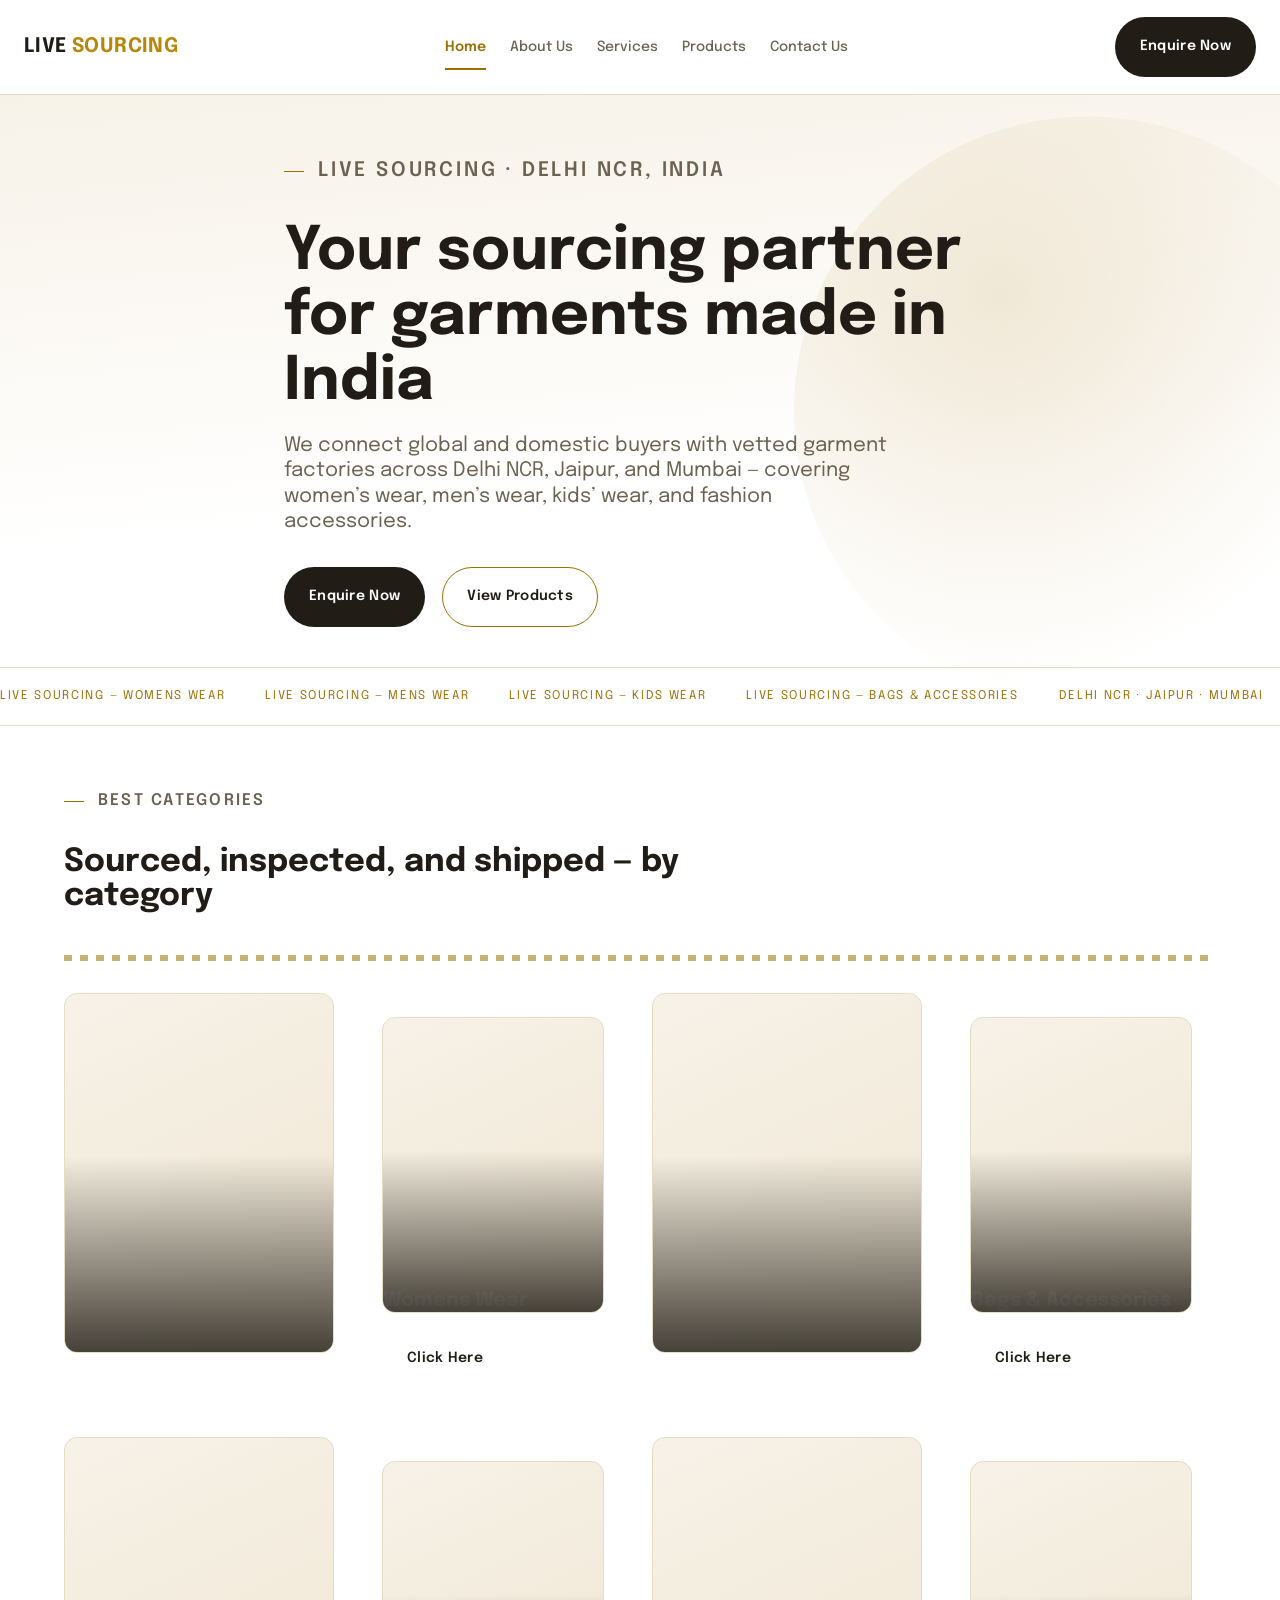
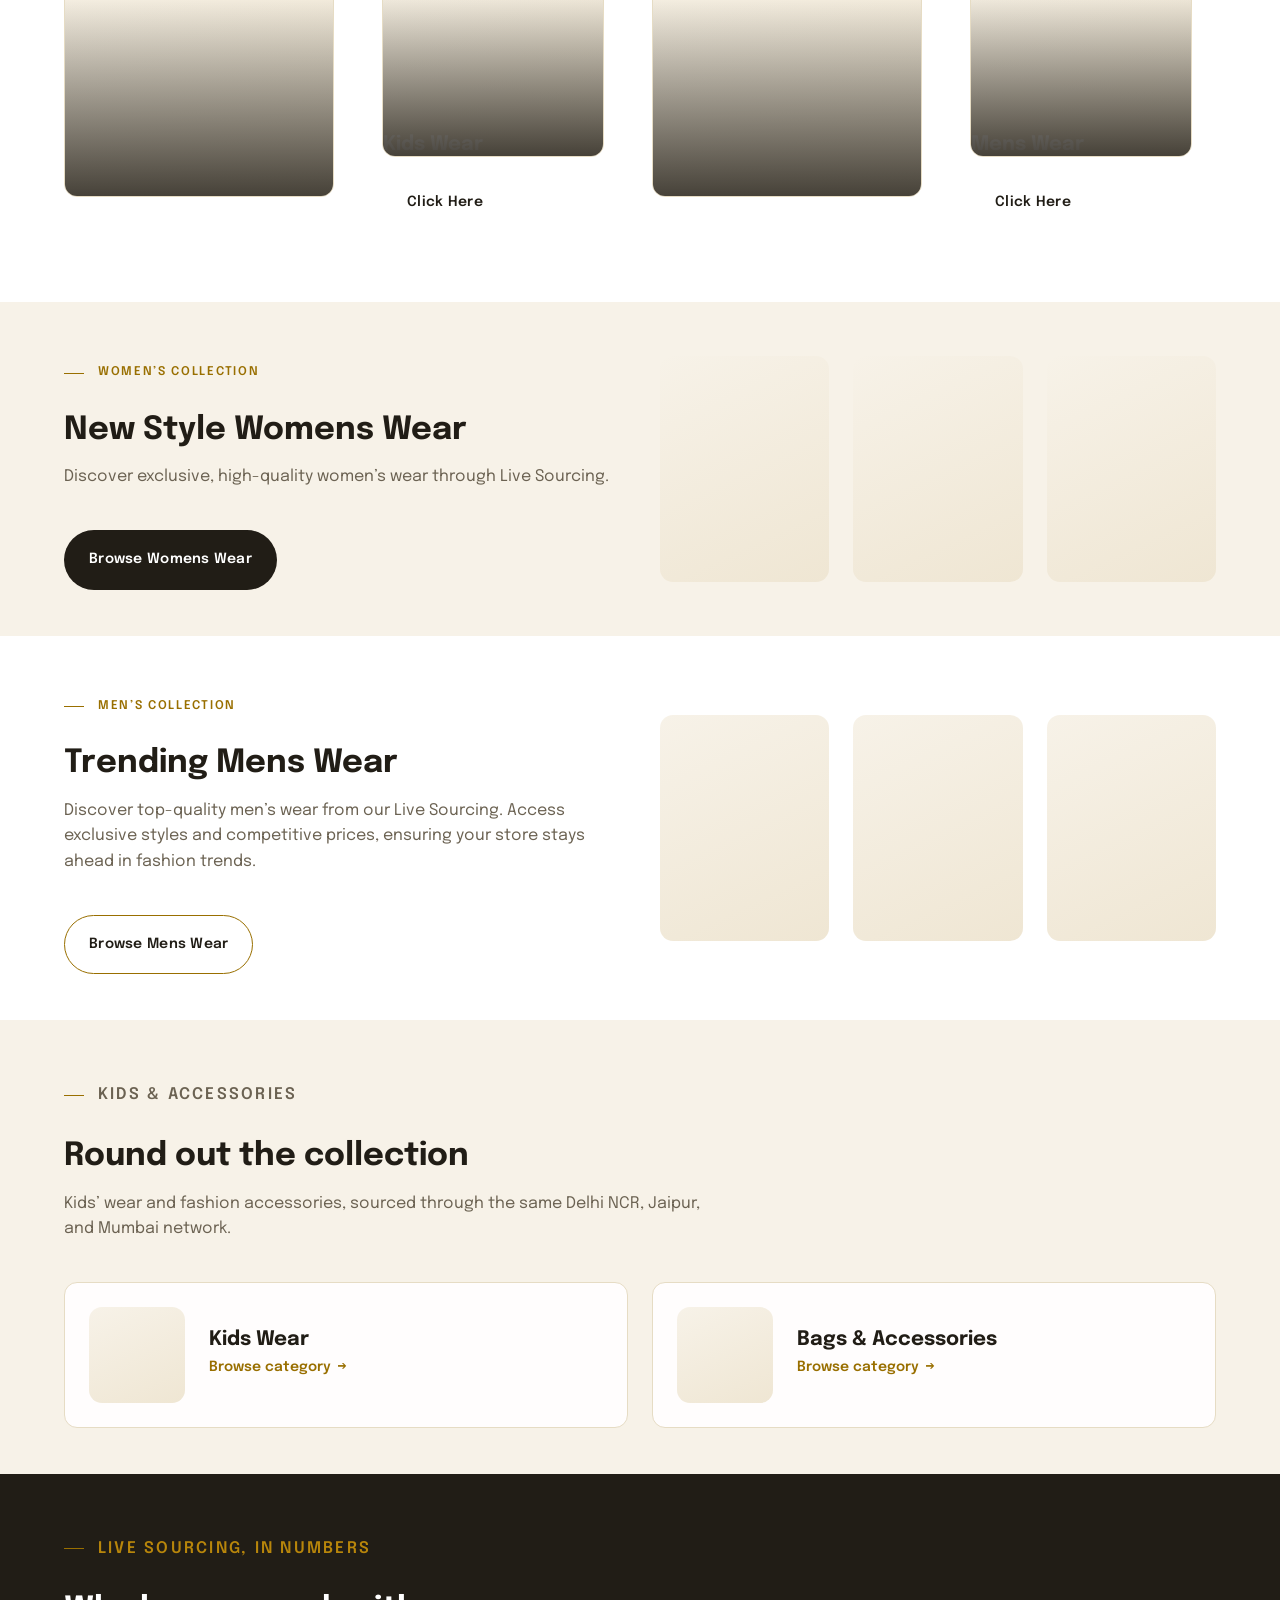
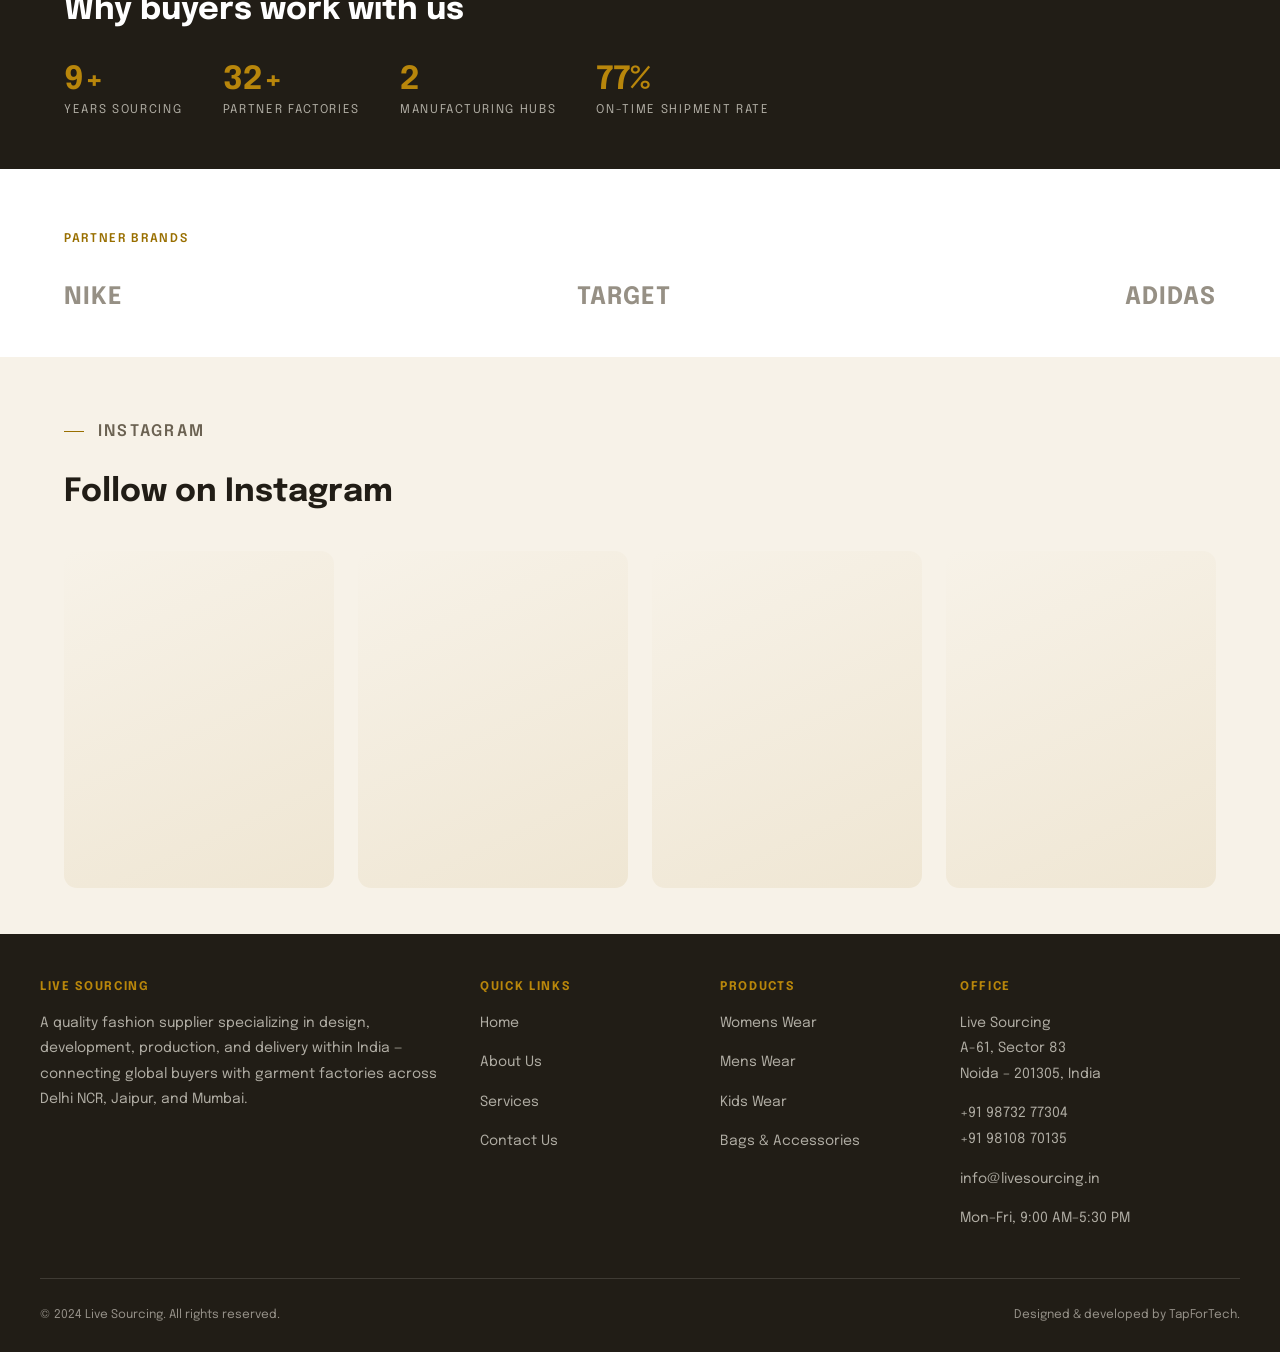
<file: index.html>
<!DOCTYPE html>
<html lang="en">
<head>
<meta charset="UTF-8">
<meta name="viewport" content="width=device-width, initial-scale=1.0">
<title>Home | Live Sourcing</title>
<meta name="description" content="Live Sourcing is a Delhi NCR-based garment and fashion accessories supplier offering end-to-end sourcing, manufacturing, and quality inspection across India.">
<link rel="preconnect" href="https://fonts.googleapis.com">
<link href="https://fonts.googleapis.com/css2?family=Epilogue:wght@400;500;600;700&display=swap" rel="stylesheet">
<link rel="stylesheet" href="styles.css">
</head>
<body>
  <a class="skip-link" href="#main">Skip to content</a>
  <header class="site-header">
    <div class="site-header__bar">
      <a class="brand" href="index.html">LIVE<span> SOURCING</span></a>
      <button class="nav-toggle" type="button" aria-expanded="false" aria-controls="primary-nav">Menu ☰</button>
      <nav class="primary-nav" id="primary-nav" aria-label="Primary">
        <ul class="primary-nav__list">
          <li><a class="primary-nav__link" href="index.html" aria-current="page">Home</a></li>
          <li><a class="primary-nav__link" href="about.html">About Us</a></li>
          <li><a class="primary-nav__link" href="services.html">Services</a></li>
          <li><a class="primary-nav__link" href="products.html">Products</a></li>
          <li><a class="primary-nav__link" href="contact.html">Contact Us</a></li>
        </ul>
      </nav>
      <a class="btn btn--primary header-cta" href="contact.html">Enquire Now</a>
    </div>
  </header>

<main id="main">

  <section class="hero">
    <div class="hero__motif" aria-hidden="true"></div>
    <div class="container hero__inner">
      <p class="eyebrow">Live Sourcing &middot; Delhi NCR, India</p>
      <h1>Your sourcing partner for garments made in India</h1>
      <p>We connect global and domestic buyers with vetted garment factories across Delhi&nbsp;NCR, Jaipur, and Mumbai &mdash; covering women&rsquo;s wear, men&rsquo;s wear, kids&rsquo; wear, and fashion accessories.</p>
      <div class="hero__actions">
        <a class="btn btn--primary" href="contact.html">Enquire Now</a>
        <a class="btn btn--secondary" href="products.html">View Products</a>
      </div>
    </div>
    <div class="hero__ticker" aria-hidden="true">
      <div class="hero__ticker-track">
        <span>Live Sourcing &mdash; Womens Wear</span>
        <span>Live Sourcing &mdash; Mens Wear</span>
        <span>Live Sourcing &mdash; Kids Wear</span>
        <span>Live Sourcing &mdash; Bags &amp; Accessories</span>
        <span>Delhi NCR &middot; Jaipur &middot; Mumbai</span>
        <span>Live Sourcing &mdash; Womens Wear</span>
        <span>Live Sourcing &mdash; Mens Wear</span>
        <span>Live Sourcing &mdash; Kids Wear</span>
        <span>Live Sourcing &mdash; Bags &amp; Accessories</span>
        <span>Delhi NCR &middot; Jaipur &middot; Mumbai</span>
      </div>
    </div>
  </section>

  <section class="section" data-reveal>
    <div class="container">
      <div class="section-head">
        <p class="eyebrow">Best Categories</p>
        <h2>Sourced, inspected, and shipped &mdash; by category</h2>
      </div>
      <div class="selvage" aria-hidden="true" style="margin-bottom: var(--space-5);"></div>
      <div class="grid">
        <a class="tile" href="products.html#womens"><div class="tile__content"><h3>Womens Wear</h3><a class="btn btn--on-dark" href="products.html#womens" style="background:#fff;color:var(--color-text-primary);">Click Here</a></div></a>
        <a class="tile" href="products.html#accessories"><div class="tile__content"><h3>Bags &amp; Accessories</h3><a class="btn btn--on-dark" href="products.html#accessories" style="background:#fff;color:var(--color-text-primary);">Click Here</a></div></a>
        <a class="tile" href="products.html#kids"><div class="tile__content"><h3>Kids Wear</h3><a class="btn btn--on-dark" href="products.html#kids" style="background:#fff;color:var(--color-text-primary);">Click Here</a></div></a>
        <a class="tile" href="products.html#mens"><div class="tile__content"><h3>Mens Wear</h3><a class="btn btn--on-dark" href="products.html#mens" style="background:#fff;color:var(--color-text-primary);">Click Here</a></div></a>
      </div>
    </div>
  </section>

  <section class="section section--cream" data-reveal>
    <div class="container">
      <div class="grid--2" style="display:grid;gap:var(--space-6);align-items:center;">
        <div>
          <p class="eyebrow">Women&rsquo;s Collection</p>
          <h2 style="font-size:var(--font-size-2xl);margin-top:var(--space-2);">New Style Womens Wear</h2>
          <p style="margin-top:var(--space-2);color:var(--color-text-muted);">Discover exclusive, high-quality women&rsquo;s wear through Live Sourcing.</p>
          <a class="btn btn--primary" style="margin-top:var(--space-4);" href="products.html#womens">Browse Womens Wear</a>
        </div>
        <div class="grid grid--3" style="grid-template-columns:repeat(3,1fr);">
          <div class="card__media" style="aspect-ratio:3/4;border-radius:var(--radius-xs);"></div>
          <div class="card__media" style="aspect-ratio:3/4;border-radius:var(--radius-xs);"></div>
          <div class="card__media" style="aspect-ratio:3/4;border-radius:var(--radius-xs);"></div>
        </div>
      </div>
    </div>
  </section>

  <section class="section" data-reveal>
    <div class="container">
      <div class="grid--2" style="display:grid;gap:var(--space-6);align-items:center;">
        <div class="grid grid--3" style="grid-template-columns:repeat(3,1fr);order:2;">
          <div class="card__media" style="aspect-ratio:3/4;border-radius:var(--radius-xs);"></div>
          <div class="card__media" style="aspect-ratio:3/4;border-radius:var(--radius-xs);"></div>
          <div class="card__media" style="aspect-ratio:3/4;border-radius:var(--radius-xs);"></div>
        </div>
        <div style="order:1;">
          <p class="eyebrow">Men&rsquo;s Collection</p>
          <h2 style="font-size:var(--font-size-2xl);margin-top:var(--space-2);">Trending Mens Wear</h2>
          <p style="margin-top:var(--space-2);color:var(--color-text-muted);">Discover top-quality men&rsquo;s wear from our Live Sourcing. Access exclusive styles and competitive prices, ensuring your store stays ahead in fashion trends.</p>
          <a class="btn btn--secondary" style="margin-top:var(--space-4);" href="products.html#mens">Browse Mens Wear</a>
        </div>
      </div>
    </div>
  </section>

  <section class="section section--cream" data-reveal>
    <div class="container">
      <div class="section-head">
        <p class="eyebrow">Kids &amp; Accessories</p>
        <h2>Round out the collection</h2>
        <p>Kids&rsquo; wear and fashion accessories, sourced through the same Delhi&nbsp;NCR, Jaipur, and Mumbai network.</p>
      </div>
      <div class="grid--2" style="display:grid;gap:var(--space-4);">
        <a class="card" href="products.html#kids" style="display:flex;align-items:center;gap:var(--space-4);padding:var(--space-4);">
          <div class="card__media" style="width:96px;height:96px;aspect-ratio:auto;border-radius:var(--radius-xs);flex-shrink:0;"></div>
          <div><h3 class="card__title" style="margin-bottom:4px;">Kids Wear</h3><span class="card__link">Browse category</span></div>
        </a>
        <a class="card" href="products.html#accessories" style="display:flex;align-items:center;gap:var(--space-4);padding:var(--space-4);">
          <div class="card__media" style="width:96px;height:96px;aspect-ratio:auto;border-radius:var(--radius-xs);flex-shrink:0;"></div>
          <div><h3 class="card__title" style="margin-bottom:4px;">Bags &amp; Accessories</h3><span class="card__link">Browse category</span></div>
        </a>
      </div>
    </div>
  </section>

  <section class="section section--dark" data-reveal>
    <div class="container">
      <div class="section-head">
        <p class="eyebrow" style="color:var(--color-text-inverse);">Live Sourcing, in numbers</p>
        <h2>Why buyers work with us</h2>
      </div>
      <div class="stats">
        <div class="stat"><div class="stat__value"><span data-counter="12" data-counter-suffix="+">0</span></div><div class="stat__label">Years sourcing</div></div>
        <div class="stat"><div class="stat__value"><span data-counter="40" data-counter-suffix="+">0</span></div><div class="stat__label">Partner factories</div></div>
        <div class="stat"><div class="stat__value"><span data-counter="3" data-counter-suffix="">0</span></div><div class="stat__label">Manufacturing hubs</div></div>
        <div class="stat"><div class="stat__value"><span data-counter="98" data-counter-suffix="%">0</span></div><div class="stat__label">On-time shipment rate</div></div>
      </div>
    </div>
  </section>

  <section class="section" data-reveal>
    <div class="container">
      <p class="eyebrow" style="margin-bottom:var(--space-5);display:block;">Partner Brands</p>
      <div class="logo-strip">
        <span>NIKE</span>
        <span>TARGET</span>
        <span>ADIDAS</span>
      </div>
    </div>
  </section>

  <section class="section section--cream" data-reveal>
    <div class="container">
      <div class="section-head">
        <p class="eyebrow">Instagram</p>
        <h2>Follow on Instagram</h2>
      </div>
      <div class="grid">
        <div class="card__media" style="border-radius:var(--radius-xs);"></div>
        <div class="card__media" style="border-radius:var(--radius-xs);"></div>
        <div class="card__media" style="border-radius:var(--radius-xs);"></div>
        <div class="card__media" style="border-radius:var(--radius-xs);"></div>
      </div>
    </div>
  </section>

</main>
  <footer class="site-footer">
    <div class="container footer-grid">
      <div>
        <h4>Live Sourcing</h4>
        <p>A quality fashion supplier specializing in design, development, production, and delivery within India &mdash; connecting global buyers with garment factories across Delhi&nbsp;NCR, Jaipur, and Mumbai.</p>
      </div>
      <div>
        <h4>Quick Links</h4>
        <ul>
          <li><a href="index.html">Home</a></li>
          <li><a href="about.html">About Us</a></li>
          <li><a href="services.html">Services</a></li>
          <li><a href="contact.html">Contact Us</a></li>
        </ul>
      </div>
      <div>
        <h4>Products</h4>
        <ul>
          <li><a href="products.html#womens">Womens Wear</a></li>
          <li><a href="products.html#mens">Mens Wear</a></li>
          <li><a href="products.html#kids">Kids Wear</a></li>
          <li><a href="products.html#accessories">Bags &amp; Accessories</a></li>
        </ul>
      </div>
      <div>
        <h4>Office</h4>
        <p>Live Sourcing<br>A-61, Sector 83<br>Noida &ndash; 201305, India</p>
        <p><a href="tel:+919873277304">+91 98732 77304</a><br><a href="tel:+919810870135">+91 98108 70135</a></p>
        <p><a href="mailto:info@livesourcing.in">info@livesourcing.in</a></p>
        <p>Mon&ndash;Fri, 9:00 AM&ndash;5:30 PM</p>
      </div>
    </div>
    <div class="container footer-bottom">
      <span>&copy; 2024 Live Sourcing. All rights reserved.</span>
      <span>Designed &amp; developed by TapForTech.</span>
    </div>
  </footer>
  <button class="back-to-top" type="button" aria-label="Back to top">&uarr;</button>

<script src="script.js"></script>
</body>
</html>
</file>
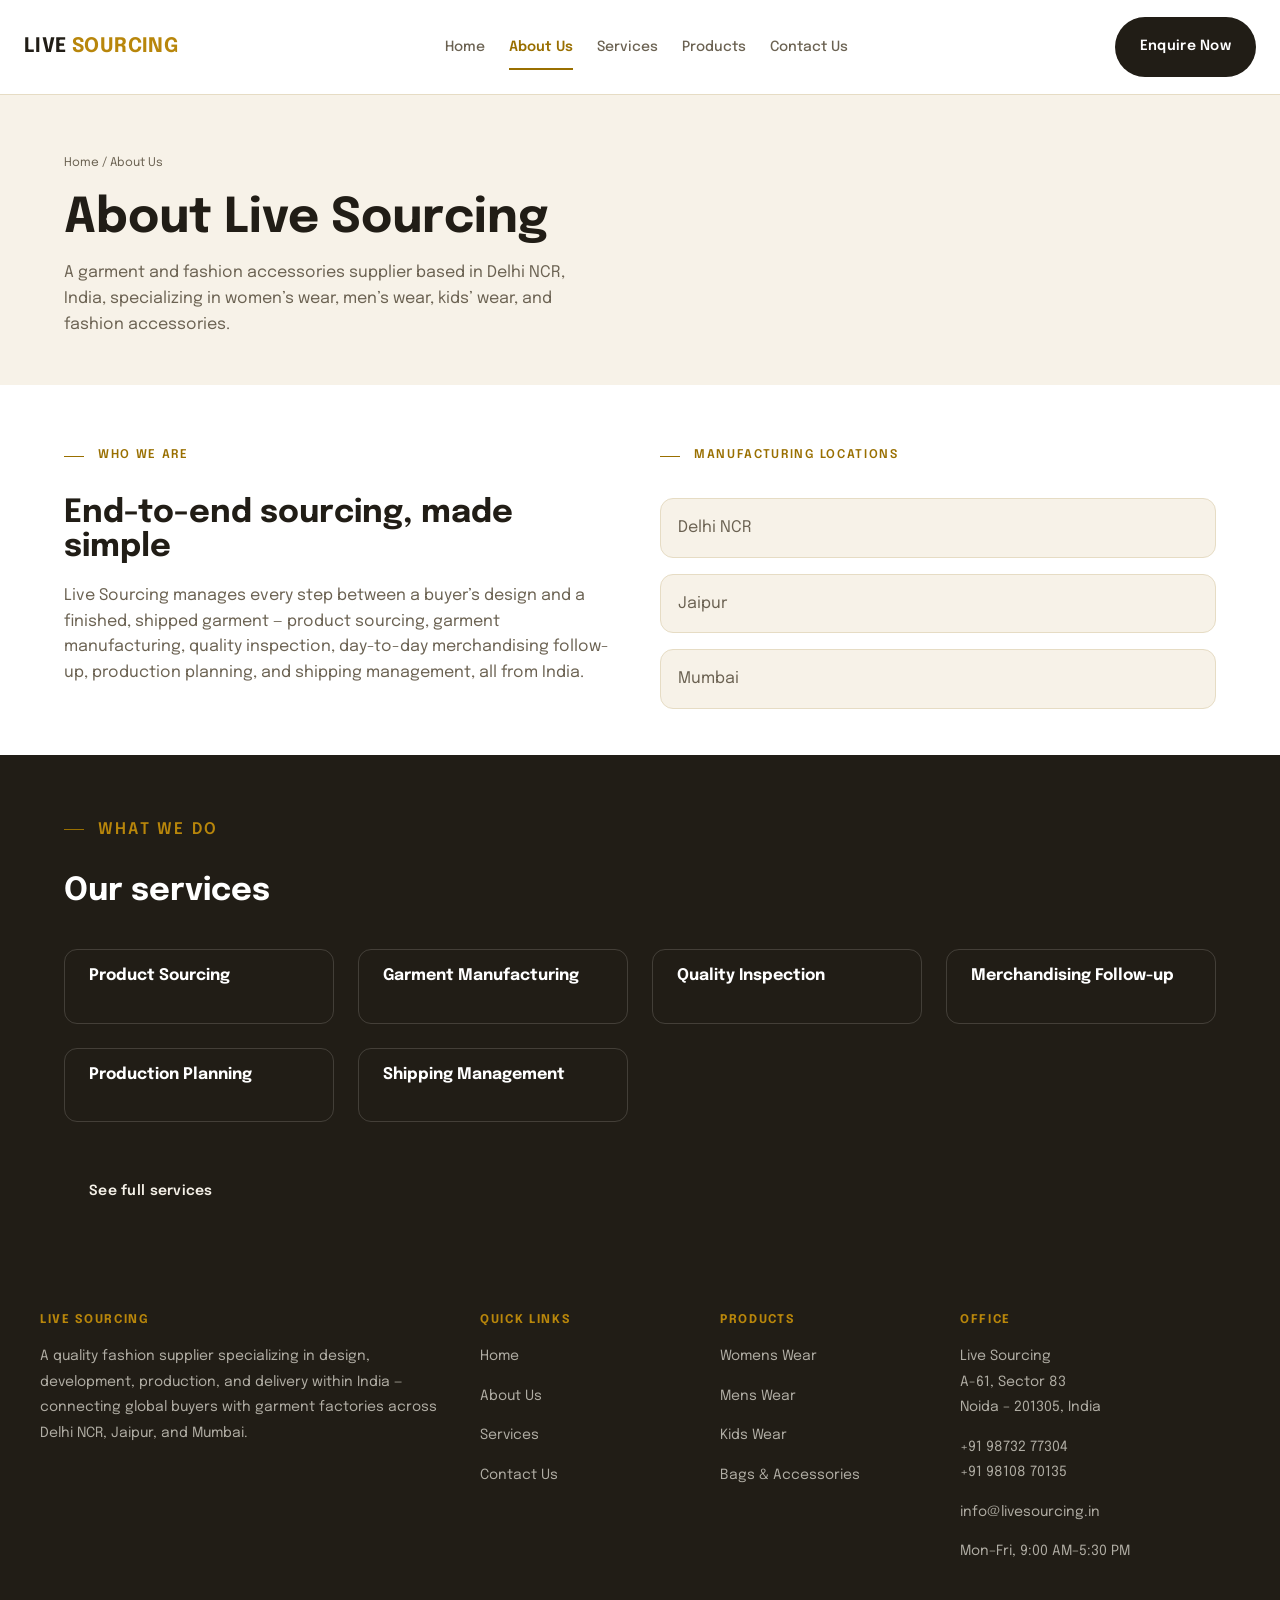
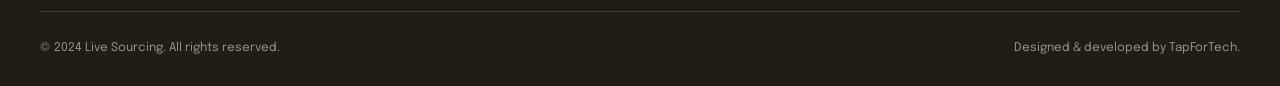
<file: about.html>
<!DOCTYPE html>
<html lang="en">
<head>
<meta charset="UTF-8">
<meta name="viewport" content="width=device-width, initial-scale=1.0">
<title>About Us | Live Sourcing</title>
<meta name="description" content="Live Sourcing is a garment and fashion accessories supplier based in Delhi NCR, India, offering sourcing, manufacturing, quality inspection, and shipping management.">
<link rel="preconnect" href="https://fonts.googleapis.com">
<link href="https://fonts.googleapis.com/css2?family=Epilogue:wght@400;500;600;700&display=swap" rel="stylesheet">
<link rel="stylesheet" href="styles.css">
</head>
<body>
  <a class="skip-link" href="#main">Skip to content</a>
  <header class="site-header">
    <div class="site-header__bar">
      <a class="brand" href="index.html">LIVE<span> SOURCING</span></a>
      <button class="nav-toggle" type="button" aria-expanded="false" aria-controls="primary-nav">Menu ☰</button>
      <nav class="primary-nav" id="primary-nav" aria-label="Primary">
        <ul class="primary-nav__list">
          <li><a class="primary-nav__link" href="index.html">Home</a></li>
          <li><a class="primary-nav__link" href="about.html" aria-current="page">About Us</a></li>
          <li><a class="primary-nav__link" href="services.html">Services</a></li>
          <li><a class="primary-nav__link" href="products.html">Products</a></li>
          <li><a class="primary-nav__link" href="contact.html">Contact Us</a></li>
        </ul>
      </nav>
      <a class="btn btn--primary header-cta" href="contact.html">Enquire Now</a>
    </div>
  </header>

<main id="main">

  <section class="page-intro">
    <div class="container">
      <p class="breadcrumb"><a href="index.html">Home</a> / About Us</p>
      <h1>About Live Sourcing</h1>
      <p>A garment and fashion accessories supplier based in Delhi&nbsp;NCR, India, specializing in women&rsquo;s wear, men&rsquo;s wear, kids&rsquo; wear, and fashion accessories.</p>
    </div>
  </section>

  <section class="section" data-reveal>
    <div class="container">
      <div class="grid--2" style="display:grid;gap:var(--space-6);align-items:start;">
        <div>
          <p class="eyebrow">Who we are</p>
          <h2 style="font-size:var(--font-size-2xl);margin-top:var(--space-2);">End-to-end sourcing, made simple</h2>
          <p style="margin-top:var(--space-3);color:var(--color-text-muted);">Live Sourcing manages every step between a buyer&rsquo;s design and a finished, shipped garment &mdash; product sourcing, garment manufacturing, quality inspection, day-to-day merchandising follow-up, production planning, and shipping management, all from India.</p>
        </div>
        <div>
          <p class="eyebrow">Manufacturing locations</p>
          <ul style="margin-top:var(--space-3);display:flex;flex-direction:column;gap:var(--space-2);">
            <li style="padding:var(--space-2) var(--space-3);border:1px solid var(--color-border-subtle);border-radius:var(--radius-xs);background:var(--color-cream);">Delhi NCR</li>
            <li style="padding:var(--space-2) var(--space-3);border:1px solid var(--color-border-subtle);border-radius:var(--radius-xs);background:var(--color-cream);">Jaipur</li>
            <li style="padding:var(--space-2) var(--space-3);border:1px solid var(--color-border-subtle);border-radius:var(--radius-xs);background:var(--color-cream);">Mumbai</li>
          </ul>
        </div>
      </div>
    </div>
  </section>

  <section class="section section--dark" data-reveal>
    <div class="container">
      <div class="section-head">
        <p class="eyebrow" style="color:var(--color-text-inverse);">What we do</p>
        <h2>Our services</h2>
      </div>
      <div class="grid">
        <div class="card" style="background:transparent;border-color:rgba(245,241,232,0.16);"><div class="card__body"><h3 class="card__title" style="font-size:var(--font-size-md);color:#fff;">Product Sourcing</h3></div></div>
        <div class="card" style="background:transparent;border-color:rgba(245,241,232,0.16);"><div class="card__body"><h3 class="card__title" style="font-size:var(--font-size-md);color:#fff;">Garment Manufacturing</h3></div></div>
        <div class="card" style="background:transparent;border-color:rgba(245,241,232,0.16);"><div class="card__body"><h3 class="card__title" style="font-size:var(--font-size-md);color:#fff;">Quality Inspection</h3></div></div>
        <div class="card" style="background:transparent;border-color:rgba(245,241,232,0.16);"><div class="card__body"><h3 class="card__title" style="font-size:var(--font-size-md);color:#fff;">Merchandising Follow-up</h3></div></div>
        <div class="card" style="background:transparent;border-color:rgba(245,241,232,0.16);"><div class="card__body"><h3 class="card__title" style="font-size:var(--font-size-md);color:#fff;">Production Planning</h3></div></div>
        <div class="card" style="background:transparent;border-color:rgba(245,241,232,0.16);"><div class="card__body"><h3 class="card__title" style="font-size:var(--font-size-md);color:#fff;">Shipping Management</h3></div></div>
      </div>
      <a class="btn btn--on-dark" style="margin-top:var(--space-6);" href="services.html">See full services</a>
    </div>
  </section>

</main>
  <footer class="site-footer">
    <div class="container footer-grid">
      <div>
        <h4>Live Sourcing</h4>
        <p>A quality fashion supplier specializing in design, development, production, and delivery within India &mdash; connecting global buyers with garment factories across Delhi&nbsp;NCR, Jaipur, and Mumbai.</p>
      </div>
      <div>
        <h4>Quick Links</h4>
        <ul>
          <li><a href="index.html">Home</a></li>
          <li><a href="about.html">About Us</a></li>
          <li><a href="services.html">Services</a></li>
          <li><a href="contact.html">Contact Us</a></li>
        </ul>
      </div>
      <div>
        <h4>Products</h4>
        <ul>
          <li><a href="products.html#womens">Womens Wear</a></li>
          <li><a href="products.html#mens">Mens Wear</a></li>
          <li><a href="products.html#kids">Kids Wear</a></li>
          <li><a href="products.html#accessories">Bags &amp; Accessories</a></li>
        </ul>
      </div>
      <div>
        <h4>Office</h4>
        <p>Live Sourcing<br>A-61, Sector 83<br>Noida &ndash; 201305, India</p>
        <p><a href="tel:+919873277304">+91 98732 77304</a><br><a href="tel:+919810870135">+91 98108 70135</a></p>
        <p><a href="mailto:info@livesourcing.in">info@livesourcing.in</a></p>
        <p>Mon&ndash;Fri, 9:00 AM&ndash;5:30 PM</p>
      </div>
    </div>
    <div class="container footer-bottom">
      <span>&copy; 2024 Live Sourcing. All rights reserved.</span>
      <span>Designed &amp; developed by TapForTech.</span>
    </div>
  </footer>
  <button class="back-to-top" type="button" aria-label="Back to top">&uarr;</button>

<script src="script.js"></script>
</body>
</html>
</file>
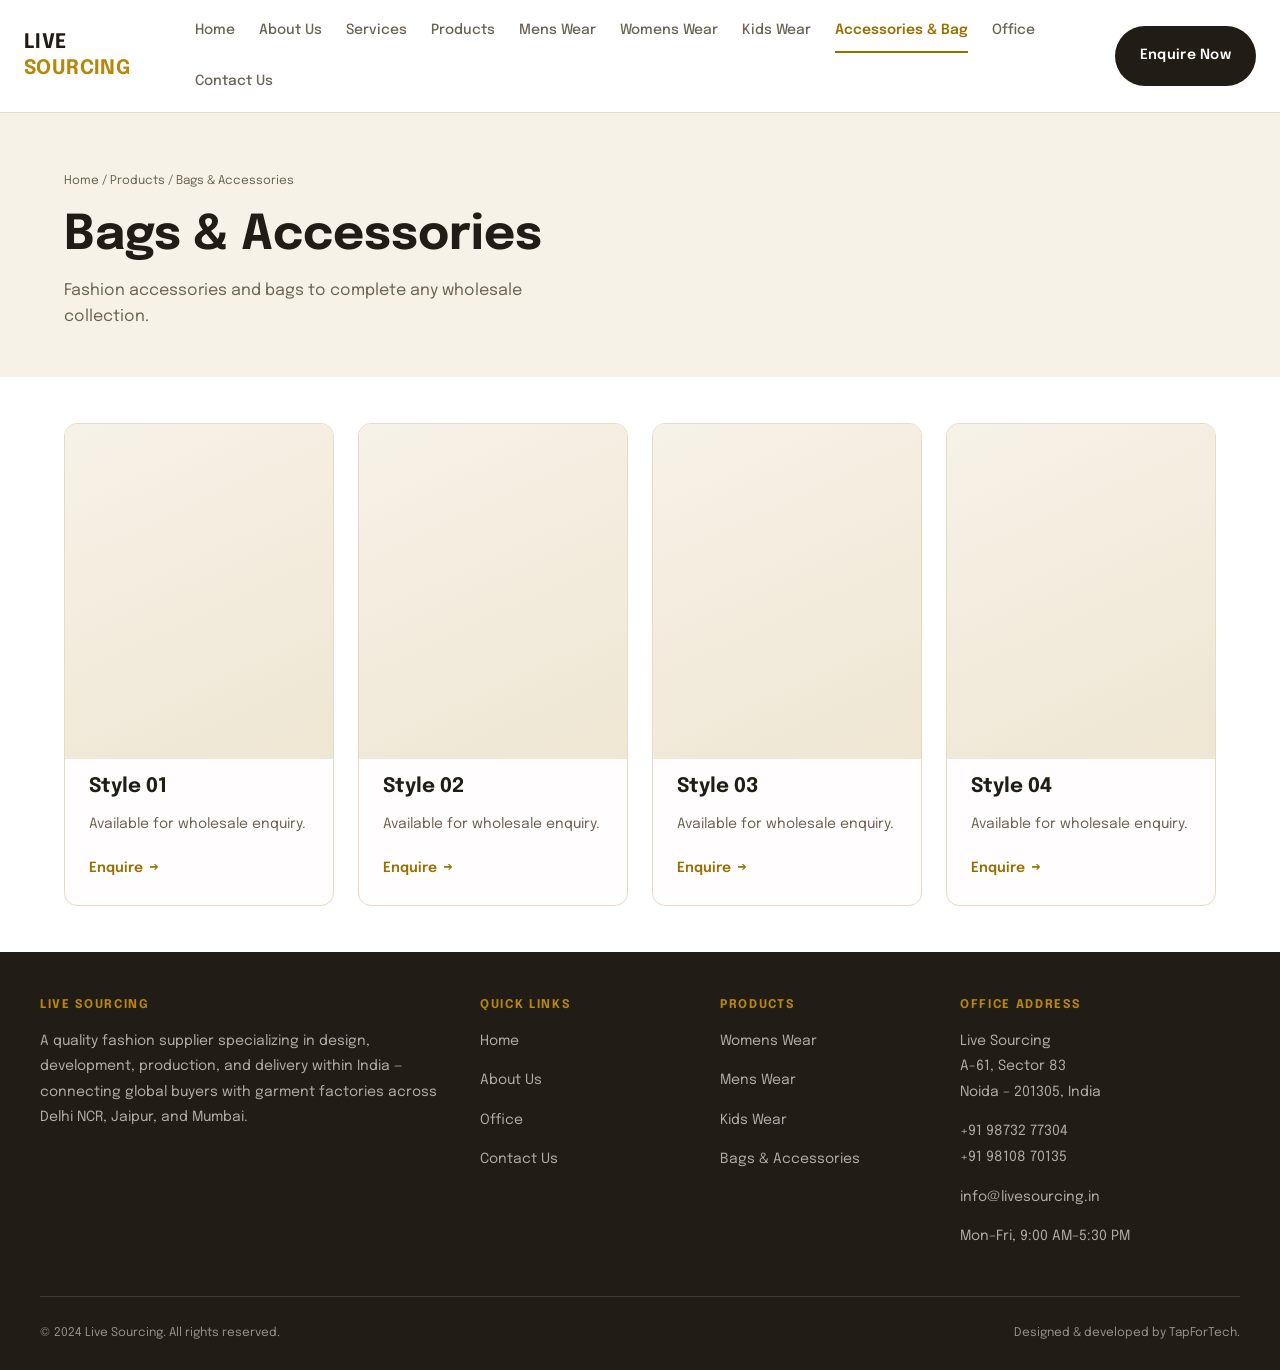
<file: accessories.html>
<!DOCTYPE html>
<html lang="en">
<head>
<meta charset="UTF-8">
<meta name="viewport" content="width=device-width, initial-scale=1.0">
<title>Bags &amp; Accessories | Live Sourcing</title>
<meta name="description" content="Fashion bags and accessories sourced and manufactured by Live Sourcing.">
<link rel="preconnect" href="https://fonts.googleapis.com">
<link href="https://fonts.googleapis.com/css2?family=Epilogue:wght@400;500;600;700&display=swap" rel="stylesheet">
<link rel="stylesheet" href="styles.css">
</head>
<body>
  <a class="skip-link" href="#main">Skip to content</a>
  <header class="site-header">
    <div class="site-header__bar">
      <a class="brand" href="index.html">LIVE<span> SOURCING</span></a>
      <button class="nav-toggle" type="button" aria-expanded="false" aria-controls="primary-nav">Menu ☰</button>
      <nav class="primary-nav" id="primary-nav" aria-label="Primary">
        <ul class="primary-nav__list">
          <li><a class="primary-nav__link" href="index.html">Home</a></li>
          <li><a class="primary-nav__link" href="about.html">About Us</a></li>
          <li><a class="primary-nav__link" href="services.html">Services</a></li>
          <li><a class="primary-nav__link" href="products.html">Products</a></li>
          <li><a class="primary-nav__link" href="mens.html">Mens Wear</a></li>
          <li><a class="primary-nav__link" href="womens.html">Womens Wear</a></li>
          <li><a class="primary-nav__link" href="kids.html">Kids Wear</a></li>
          <li><a class="primary-nav__link" href="accessories.html" aria-current="page">Accessories &amp; Bag</a></li>
          <li><a class="primary-nav__link" href="office.html">Office</a></li>
          <li><a class="primary-nav__link" href="contact.html">Contact Us</a></li>
        </ul>
      </nav>
      <a class="btn btn--primary header-cta" href="contact.html">Enquire Now</a>
    </div>
  </header>

<main id="main">

  <section class="page-intro">
    <div class="container">
      <p class="breadcrumb"><a href="index.html">Home</a> / <a href="products.html">Products</a> / Bags &amp; Accessories</p>
      <h1>Bags &amp; Accessories</h1>
      <p>Fashion accessories and bags to complete any wholesale collection.</p>
    </div>
  </section>

  <section class="section">
    <div class="container">
      <div class="grid">
        <article class="card"><div class="card__media"></div><div class="card__body"><h3 class="card__title">Style 01</h3><p class="card__desc">Available for wholesale enquiry.</p><a class="card__link" href="contact.html">Enquire<span class="visually-hidden"> about Style 01</span></a></div></article>
        <article class="card"><div class="card__media"></div><div class="card__body"><h3 class="card__title">Style 02</h3><p class="card__desc">Available for wholesale enquiry.</p><a class="card__link" href="contact.html">Enquire<span class="visually-hidden"> about Style 02</span></a></div></article>
        <article class="card"><div class="card__media"></div><div class="card__body"><h3 class="card__title">Style 03</h3><p class="card__desc">Available for wholesale enquiry.</p><a class="card__link" href="contact.html">Enquire<span class="visually-hidden"> about Style 03</span></a></div></article>
        <article class="card"><div class="card__media"></div><div class="card__body"><h3 class="card__title">Style 04</h3><p class="card__desc">Available for wholesale enquiry.</p><a class="card__link" href="contact.html">Enquire<span class="visually-hidden"> about Style 04</span></a></div></article>
      </div>
      <div class="empty-state" style="display:none;" data-empty-example>
        <h3>No styles listed yet</h3>
        <p>New styles for this category are added regularly &mdash; check back soon, or send us your requirement directly.</p>
        <a class="btn btn--primary" href="contact.html" style="margin-top:var(--space-3);">Enquire Now</a>
      </div>
    </div>
  </section>

</main>
  <footer class="site-footer">
    <div class="container footer-grid">
      <div>
        <h4>Live Sourcing</h4>
        <p>A quality fashion supplier specializing in design, development, production, and delivery within India — connecting global buyers with garment factories across Delhi&nbsp;NCR, Jaipur, and Mumbai.</p>
      </div>
      <div>
        <h4>Quick Links</h4>
        <ul>
          <li><a href="index.html">Home</a></li>
          <li><a href="about.html">About Us</a></li>
          <li><a href="office.html">Office</a></li>
          <li><a href="contact.html">Contact Us</a></li>
        </ul>
      </div>
      <div>
        <h4>Products</h4>
        <ul>
          <li><a href="womens.html">Womens Wear</a></li>
          <li><a href="mens.html">Mens Wear</a></li>
          <li><a href="kids.html">Kids Wear</a></li>
          <li><a href="accessories.html">Bags &amp; Accessories</a></li>
        </ul>
      </div>
      <div>
        <h4>Office Address</h4>
        <p>Live Sourcing<br>A-61, Sector 83<br>Noida &ndash; 201305, India</p>
        <p><a href="tel:+919873277304">+91 98732 77304</a><br><a href="tel:+919810870135">+91 98108 70135</a></p>
        <p><a href="mailto:info@livesourcing.in">info@livesourcing.in</a></p>
        <p>Mon&ndash;Fri, 9:00 AM&ndash;5:30 PM</p>
      </div>
    </div>
    <div class="container footer-bottom">
      <span>&copy; 2024 Live Sourcing. All rights reserved.</span>
      <span>Designed &amp; developed by TapForTech.</span>
    </div>
  </footer>

<script src="script.js"></script>
</body>
</html>
</file>
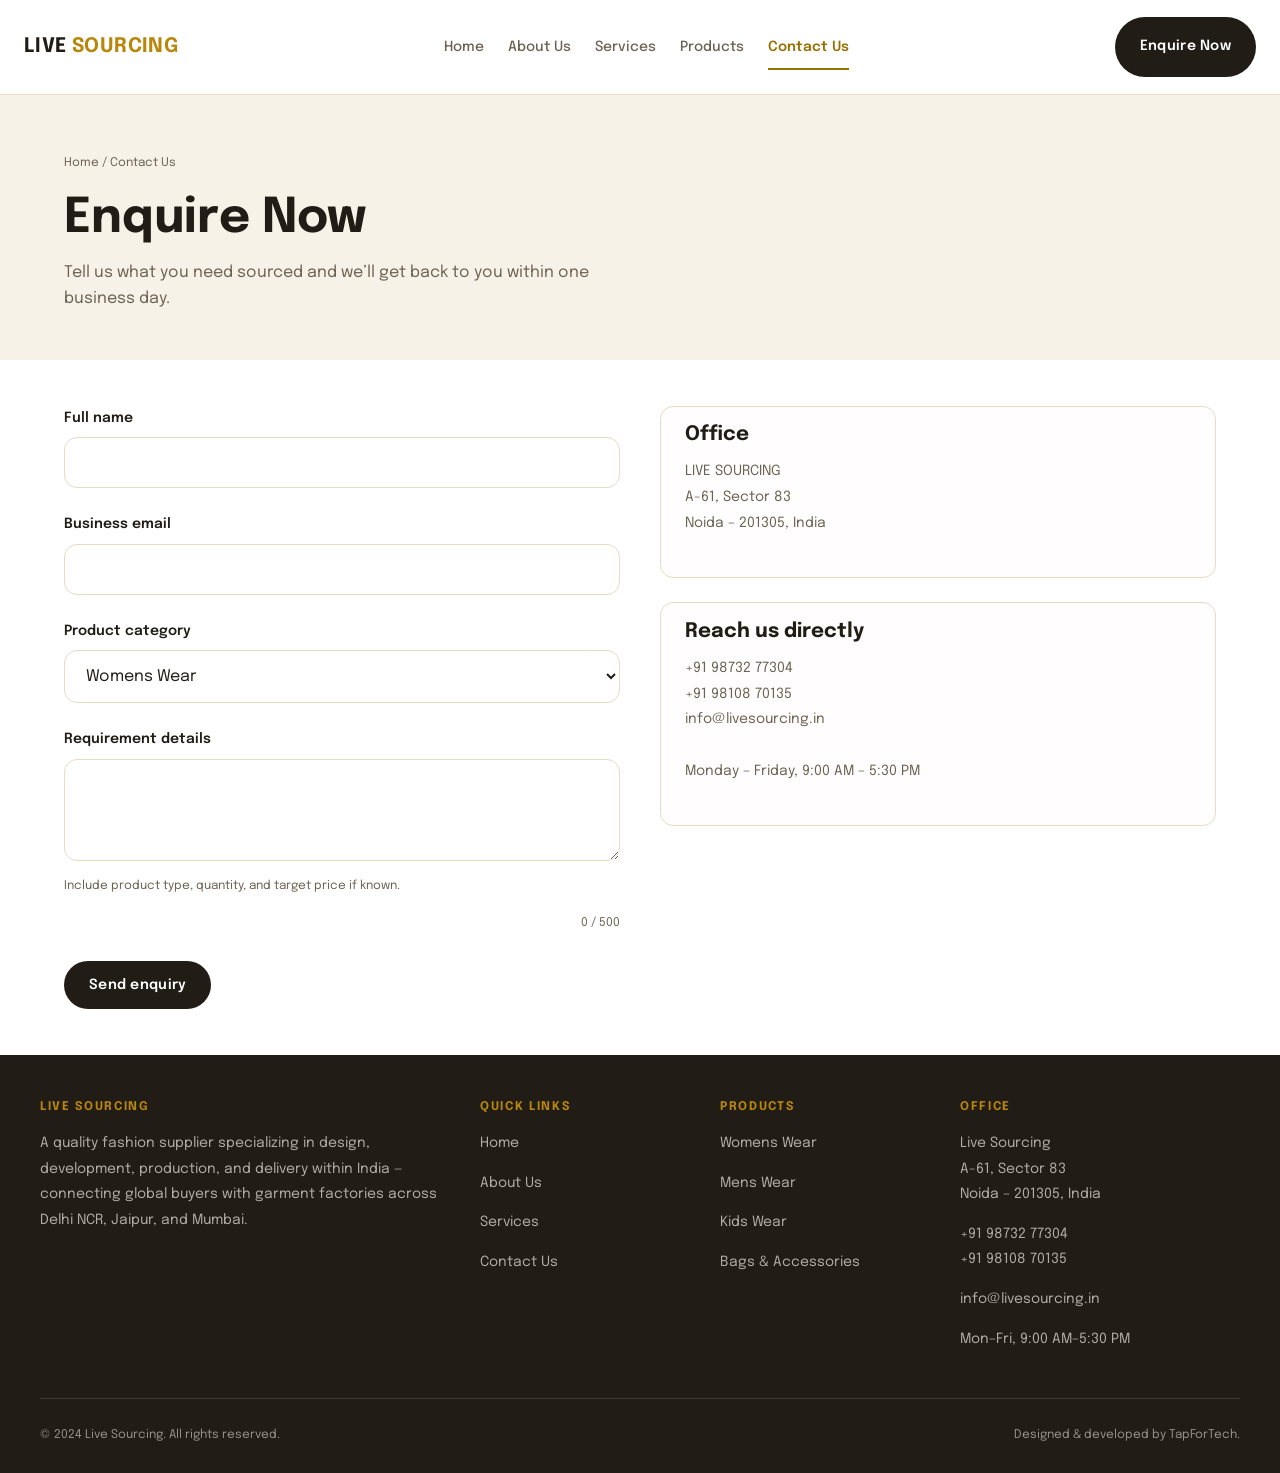
<file: contact.html>
<!DOCTYPE html>
<html lang="en">
<head>
<meta charset="UTF-8">
<meta name="viewport" content="width=device-width, initial-scale=1.0">
<title>Contact Us | Live Sourcing</title>
<meta name="description" content="Get in touch with Live Sourcing to enquire about garment sourcing, manufacturing, and wholesale orders. Office in Noida, India.">
<link rel="preconnect" href="https://fonts.googleapis.com">
<link href="https://fonts.googleapis.com/css2?family=Epilogue:wght@400;500;600;700&display=swap" rel="stylesheet">
<link rel="stylesheet" href="styles.css">
</head>
<body>
  <a class="skip-link" href="#main">Skip to content</a>
  <header class="site-header">
    <div class="site-header__bar">
      <a class="brand" href="index.html">LIVE<span> SOURCING</span></a>
      <button class="nav-toggle" type="button" aria-expanded="false" aria-controls="primary-nav">Menu ☰</button>
      <nav class="primary-nav" id="primary-nav" aria-label="Primary">
        <ul class="primary-nav__list">
          <li><a class="primary-nav__link" href="index.html">Home</a></li>
          <li><a class="primary-nav__link" href="about.html">About Us</a></li>
          <li><a class="primary-nav__link" href="services.html">Services</a></li>
          <li><a class="primary-nav__link" href="products.html">Products</a></li>
          <li><a class="primary-nav__link" href="contact.html" aria-current="page">Contact Us</a></li>
        </ul>
      </nav>
      <a class="btn btn--primary header-cta" href="contact.html">Enquire Now</a>
    </div>
  </header>

<main id="main">

  <section class="page-intro">
    <div class="container">
      <p class="breadcrumb"><a href="index.html">Home</a> / Contact Us</p>
      <h1>Enquire Now</h1>
      <p>Tell us what you need sourced and we&rsquo;ll get back to you within one business day.</p>
    </div>
  </section>

  <section class="section" data-reveal>
    <div class="container">
      <div class="grid--2" style="display:grid;gap:var(--space-6);align-items:start;">
        <form class="enquiry-form" novalidate>
          <div class="field">
            <label for="name">Full name</label>
            <input id="name" name="name" type="text" required autocomplete="name">
            <p class="error-msg" role="alert">Enter your full name.</p>
          </div>
          <div class="field">
            <label for="email">Business email</label>
            <input id="email" name="email" type="email" required autocomplete="email">
            <p class="error-msg" role="alert">Enter a valid email address.</p>
          </div>
          <div class="field">
            <label for="category">Product category</label>
            <select id="category" name="category">
              <option>Womens Wear</option>
              <option>Mens Wear</option>
              <option>Kids Wear</option>
              <option>Bags &amp; Accessories</option>
            </select>
          </div>
          <div class="field">
            <label for="message">Requirement details</label>
            <textarea id="message" name="message" rows="4" maxlength="500" required></textarea>
            <p class="hint">Include product type, quantity, and target price if known.</p>
            <p class="char-count">0 / 500</p>
            <p class="error-msg" role="alert">Tell us a bit about your requirement.</p>
          </div>
          <button class="btn btn--primary" type="submit">Send enquiry</button>
          <p class="form-success" role="status" tabindex="-1" hidden style="margin-top:var(--space-3);color:var(--color-border-default);font-weight:var(--font-weight-semibold);">Thanks &mdash; your enquiry has been sent. We&rsquo;ll be in touch within one business day.</p>
        </form>
        <div>
          <div class="card">
            <div class="card__body">
              <h3 class="card__title">Office</h3>
              <p class="card__desc">
                LIVE SOURCING<br>A-61, Sector 83<br>Noida &ndash; 201305, India
              </p>
            </div>
          </div>
          <div class="card" style="margin-top:var(--space-4);">
            <div class="card__body">
              <h3 class="card__title">Reach us directly</h3>
              <p class="card__desc">
                <a href="tel:+919873277304">+91 98732 77304</a><br>
                <a href="tel:+919810870135">+91 98108 70135</a><br>
                <a href="mailto:info@livesourcing.in">info@livesourcing.in</a><br><br>
                Monday &ndash; Friday, 9:00 AM &ndash; 5:30 PM
              </p>
            </div>
          </div>
        </div>
      </div>
    </div>
  </section>

</main>
  <footer class="site-footer">
    <div class="container footer-grid">
      <div>
        <h4>Live Sourcing</h4>
        <p>A quality fashion supplier specializing in design, development, production, and delivery within India &mdash; connecting global buyers with garment factories across Delhi&nbsp;NCR, Jaipur, and Mumbai.</p>
      </div>
      <div>
        <h4>Quick Links</h4>
        <ul>
          <li><a href="index.html">Home</a></li>
          <li><a href="about.html">About Us</a></li>
          <li><a href="services.html">Services</a></li>
          <li><a href="contact.html">Contact Us</a></li>
        </ul>
      </div>
      <div>
        <h4>Products</h4>
        <ul>
          <li><a href="products.html#womens">Womens Wear</a></li>
          <li><a href="products.html#mens">Mens Wear</a></li>
          <li><a href="products.html#kids">Kids Wear</a></li>
          <li><a href="products.html#accessories">Bags &amp; Accessories</a></li>
        </ul>
      </div>
      <div>
        <h4>Office</h4>
        <p>Live Sourcing<br>A-61, Sector 83<br>Noida &ndash; 201305, India</p>
        <p><a href="tel:+919873277304">+91 98732 77304</a><br><a href="tel:+919810870135">+91 98108 70135</a></p>
        <p><a href="mailto:info@livesourcing.in">info@livesourcing.in</a></p>
        <p>Mon&ndash;Fri, 9:00 AM&ndash;5:30 PM</p>
      </div>
    </div>
    <div class="container footer-bottom">
      <span>&copy; 2024 Live Sourcing. All rights reserved.</span>
      <span>Designed &amp; developed by TapForTech.</span>
    </div>
  </footer>
  <button class="back-to-top" type="button" aria-label="Back to top">&uarr;</button>

<script src="script.js"></script>
</body>
</html>
</file>
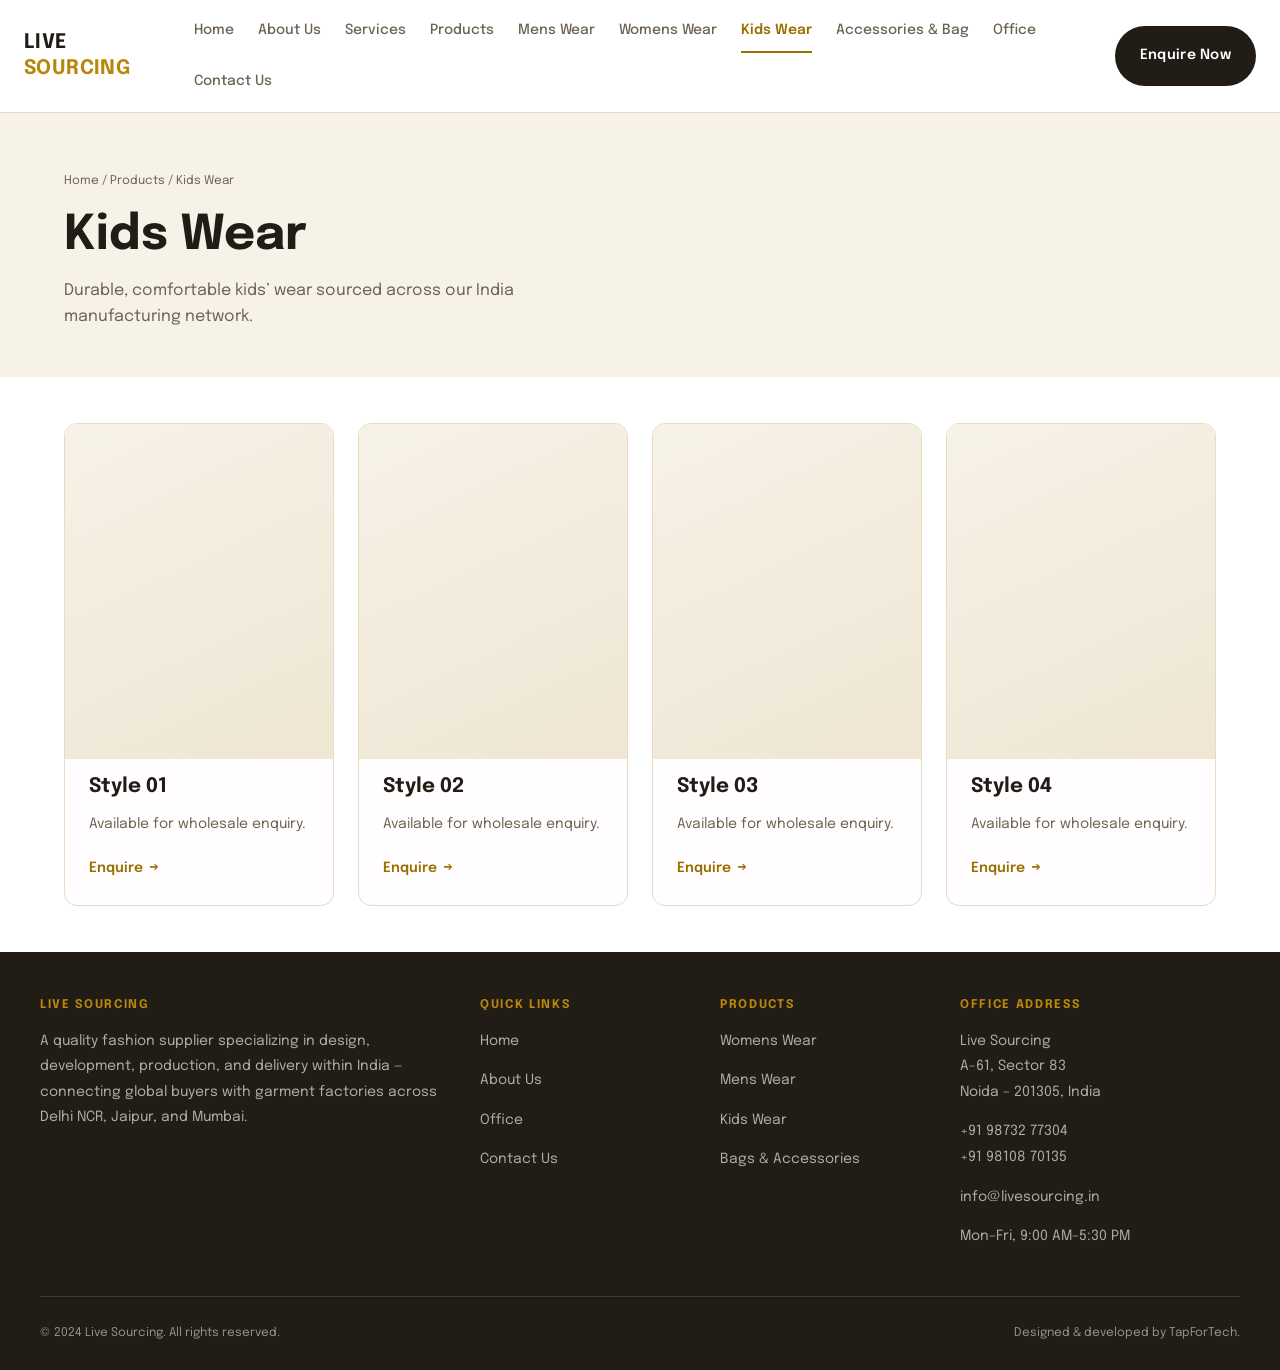
<file: kids.html>
<!DOCTYPE html>
<html lang="en">
<head>
<meta charset="UTF-8">
<meta name="viewport" content="width=device-width, initial-scale=1.0">
<title>Kids Wear | Live Sourcing</title>
<meta name="description" content="Kids wear sourced and manufactured by Live Sourcing across India.">
<link rel="preconnect" href="https://fonts.googleapis.com">
<link href="https://fonts.googleapis.com/css2?family=Epilogue:wght@400;500;600;700&display=swap" rel="stylesheet">
<link rel="stylesheet" href="styles.css">
</head>
<body>
  <a class="skip-link" href="#main">Skip to content</a>
  <header class="site-header">
    <div class="site-header__bar">
      <a class="brand" href="index.html">LIVE<span> SOURCING</span></a>
      <button class="nav-toggle" type="button" aria-expanded="false" aria-controls="primary-nav">Menu ☰</button>
      <nav class="primary-nav" id="primary-nav" aria-label="Primary">
        <ul class="primary-nav__list">
          <li><a class="primary-nav__link" href="index.html">Home</a></li>
          <li><a class="primary-nav__link" href="about.html">About Us</a></li>
          <li><a class="primary-nav__link" href="services.html">Services</a></li>
          <li><a class="primary-nav__link" href="products.html">Products</a></li>
          <li><a class="primary-nav__link" href="mens.html">Mens Wear</a></li>
          <li><a class="primary-nav__link" href="womens.html">Womens Wear</a></li>
          <li><a class="primary-nav__link" href="kids.html" aria-current="page">Kids Wear</a></li>
          <li><a class="primary-nav__link" href="accessories.html">Accessories &amp; Bag</a></li>
          <li><a class="primary-nav__link" href="office.html">Office</a></li>
          <li><a class="primary-nav__link" href="contact.html">Contact Us</a></li>
        </ul>
      </nav>
      <a class="btn btn--primary header-cta" href="contact.html">Enquire Now</a>
    </div>
  </header>

<main id="main">

  <section class="page-intro">
    <div class="container">
      <p class="breadcrumb"><a href="index.html">Home</a> / <a href="products.html">Products</a> / Kids Wear</p>
      <h1>Kids Wear</h1>
      <p>Durable, comfortable kids&rsquo; wear sourced across our India manufacturing network.</p>
    </div>
  </section>

  <section class="section">
    <div class="container">
      <div class="grid">
        <article class="card"><div class="card__media"></div><div class="card__body"><h3 class="card__title">Style 01</h3><p class="card__desc">Available for wholesale enquiry.</p><a class="card__link" href="contact.html">Enquire<span class="visually-hidden"> about Style 01</span></a></div></article>
        <article class="card"><div class="card__media"></div><div class="card__body"><h3 class="card__title">Style 02</h3><p class="card__desc">Available for wholesale enquiry.</p><a class="card__link" href="contact.html">Enquire<span class="visually-hidden"> about Style 02</span></a></div></article>
        <article class="card"><div class="card__media"></div><div class="card__body"><h3 class="card__title">Style 03</h3><p class="card__desc">Available for wholesale enquiry.</p><a class="card__link" href="contact.html">Enquire<span class="visually-hidden"> about Style 03</span></a></div></article>
        <article class="card"><div class="card__media"></div><div class="card__body"><h3 class="card__title">Style 04</h3><p class="card__desc">Available for wholesale enquiry.</p><a class="card__link" href="contact.html">Enquire<span class="visually-hidden"> about Style 04</span></a></div></article>
      </div>
      <div class="empty-state" style="display:none;" data-empty-example>
        <h3>No styles listed yet</h3>
        <p>New styles for this category are added regularly &mdash; check back soon, or send us your requirement directly.</p>
        <a class="btn btn--primary" href="contact.html" style="margin-top:var(--space-3);">Enquire Now</a>
      </div>
    </div>
  </section>

</main>
  <footer class="site-footer">
    <div class="container footer-grid">
      <div>
        <h4>Live Sourcing</h4>
        <p>A quality fashion supplier specializing in design, development, production, and delivery within India — connecting global buyers with garment factories across Delhi&nbsp;NCR, Jaipur, and Mumbai.</p>
      </div>
      <div>
        <h4>Quick Links</h4>
        <ul>
          <li><a href="index.html">Home</a></li>
          <li><a href="about.html">About Us</a></li>
          <li><a href="office.html">Office</a></li>
          <li><a href="contact.html">Contact Us</a></li>
        </ul>
      </div>
      <div>
        <h4>Products</h4>
        <ul>
          <li><a href="womens.html">Womens Wear</a></li>
          <li><a href="mens.html">Mens Wear</a></li>
          <li><a href="kids.html">Kids Wear</a></li>
          <li><a href="accessories.html">Bags &amp; Accessories</a></li>
        </ul>
      </div>
      <div>
        <h4>Office Address</h4>
        <p>Live Sourcing<br>A-61, Sector 83<br>Noida &ndash; 201305, India</p>
        <p><a href="tel:+919873277304">+91 98732 77304</a><br><a href="tel:+919810870135">+91 98108 70135</a></p>
        <p><a href="mailto:info@livesourcing.in">info@livesourcing.in</a></p>
        <p>Mon&ndash;Fri, 9:00 AM&ndash;5:30 PM</p>
      </div>
    </div>
    <div class="container footer-bottom">
      <span>&copy; 2024 Live Sourcing. All rights reserved.</span>
      <span>Designed &amp; developed by TapForTech.</span>
    </div>
  </footer>

<script src="script.js"></script>
</body>
</html>
</file>
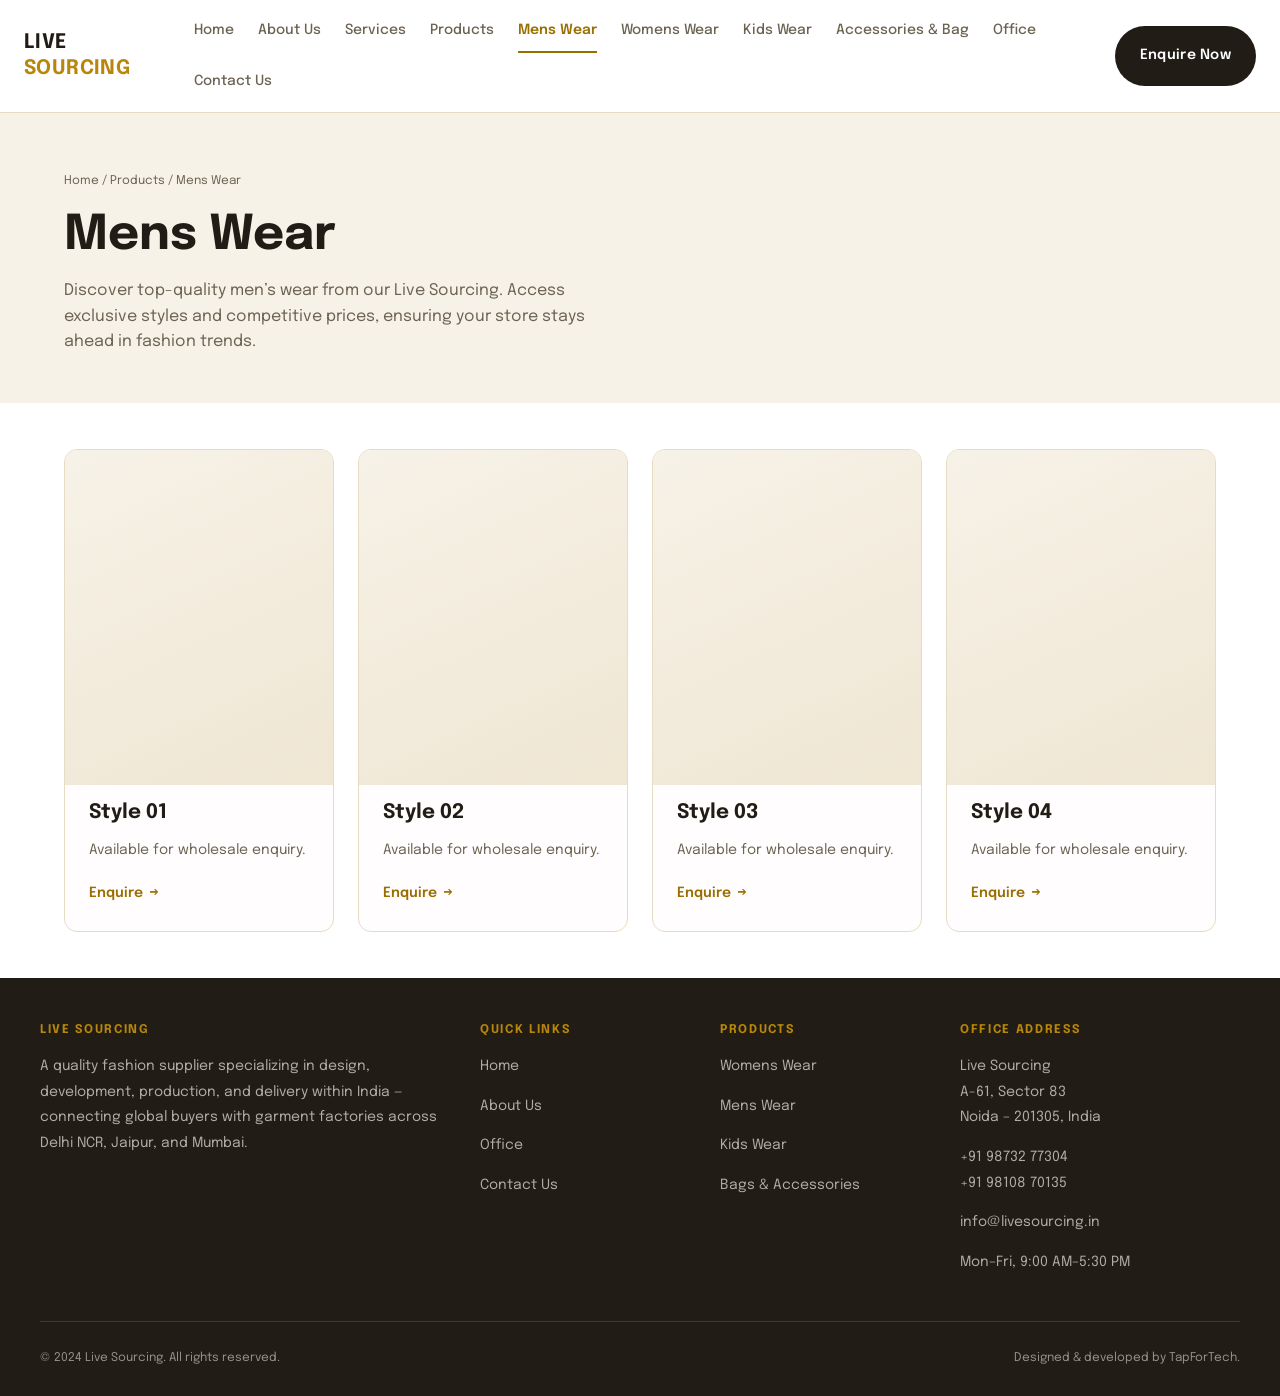
<file: mens.html>
<!DOCTYPE html>
<html lang="en">
<head>
<meta charset="UTF-8">
<meta name="viewport" content="width=device-width, initial-scale=1.0">
<title>Mens Wear | Live Sourcing</title>
<meta name="description" content="Trending men's wear at competitive wholesale prices from Live Sourcing.">
<link rel="preconnect" href="https://fonts.googleapis.com">
<link href="https://fonts.googleapis.com/css2?family=Epilogue:wght@400;500;600;700&display=swap" rel="stylesheet">
<link rel="stylesheet" href="styles.css">
</head>
<body>
  <a class="skip-link" href="#main">Skip to content</a>
  <header class="site-header">
    <div class="site-header__bar">
      <a class="brand" href="index.html">LIVE<span> SOURCING</span></a>
      <button class="nav-toggle" type="button" aria-expanded="false" aria-controls="primary-nav">Menu ☰</button>
      <nav class="primary-nav" id="primary-nav" aria-label="Primary">
        <ul class="primary-nav__list">
          <li><a class="primary-nav__link" href="index.html">Home</a></li>
          <li><a class="primary-nav__link" href="about.html">About Us</a></li>
          <li><a class="primary-nav__link" href="services.html">Services</a></li>
          <li><a class="primary-nav__link" href="products.html">Products</a></li>
          <li><a class="primary-nav__link" href="mens.html" aria-current="page">Mens Wear</a></li>
          <li><a class="primary-nav__link" href="womens.html">Womens Wear</a></li>
          <li><a class="primary-nav__link" href="kids.html">Kids Wear</a></li>
          <li><a class="primary-nav__link" href="accessories.html">Accessories &amp; Bag</a></li>
          <li><a class="primary-nav__link" href="office.html">Office</a></li>
          <li><a class="primary-nav__link" href="contact.html">Contact Us</a></li>
        </ul>
      </nav>
      <a class="btn btn--primary header-cta" href="contact.html">Enquire Now</a>
    </div>
  </header>

<main id="main">

  <section class="page-intro">
    <div class="container">
      <p class="breadcrumb"><a href="index.html">Home</a> / <a href="products.html">Products</a> / Mens Wear</p>
      <h1>Mens Wear</h1>
      <p>Discover top-quality men&rsquo;s wear from our Live Sourcing. Access exclusive styles and competitive prices, ensuring your store stays ahead in fashion trends.</p>
    </div>
  </section>

  <section class="section">
    <div class="container">
      <div class="grid">
        <article class="card"><div class="card__media"></div><div class="card__body"><h3 class="card__title">Style 01</h3><p class="card__desc">Available for wholesale enquiry.</p><a class="card__link" href="contact.html">Enquire<span class="visually-hidden"> about Style 01</span></a></div></article>
        <article class="card"><div class="card__media"></div><div class="card__body"><h3 class="card__title">Style 02</h3><p class="card__desc">Available for wholesale enquiry.</p><a class="card__link" href="contact.html">Enquire<span class="visually-hidden"> about Style 02</span></a></div></article>
        <article class="card"><div class="card__media"></div><div class="card__body"><h3 class="card__title">Style 03</h3><p class="card__desc">Available for wholesale enquiry.</p><a class="card__link" href="contact.html">Enquire<span class="visually-hidden"> about Style 03</span></a></div></article>
        <article class="card"><div class="card__media"></div><div class="card__body"><h3 class="card__title">Style 04</h3><p class="card__desc">Available for wholesale enquiry.</p><a class="card__link" href="contact.html">Enquire<span class="visually-hidden"> about Style 04</span></a></div></article>
      </div>
      <div class="empty-state" style="display:none;" data-empty-example>
        <h3>No styles listed yet</h3>
        <p>New styles for this category are added regularly &mdash; check back soon, or send us your requirement directly.</p>
        <a class="btn btn--primary" href="contact.html" style="margin-top:var(--space-3);">Enquire Now</a>
      </div>
    </div>
  </section>

</main>
  <footer class="site-footer">
    <div class="container footer-grid">
      <div>
        <h4>Live Sourcing</h4>
        <p>A quality fashion supplier specializing in design, development, production, and delivery within India — connecting global buyers with garment factories across Delhi&nbsp;NCR, Jaipur, and Mumbai.</p>
      </div>
      <div>
        <h4>Quick Links</h4>
        <ul>
          <li><a href="index.html">Home</a></li>
          <li><a href="about.html">About Us</a></li>
          <li><a href="office.html">Office</a></li>
          <li><a href="contact.html">Contact Us</a></li>
        </ul>
      </div>
      <div>
        <h4>Products</h4>
        <ul>
          <li><a href="womens.html">Womens Wear</a></li>
          <li><a href="mens.html">Mens Wear</a></li>
          <li><a href="kids.html">Kids Wear</a></li>
          <li><a href="accessories.html">Bags &amp; Accessories</a></li>
        </ul>
      </div>
      <div>
        <h4>Office Address</h4>
        <p>Live Sourcing<br>A-61, Sector 83<br>Noida &ndash; 201305, India</p>
        <p><a href="tel:+919873277304">+91 98732 77304</a><br><a href="tel:+919810870135">+91 98108 70135</a></p>
        <p><a href="mailto:info@livesourcing.in">info@livesourcing.in</a></p>
        <p>Mon&ndash;Fri, 9:00 AM&ndash;5:30 PM</p>
      </div>
    </div>
    <div class="container footer-bottom">
      <span>&copy; 2024 Live Sourcing. All rights reserved.</span>
      <span>Designed &amp; developed by TapForTech.</span>
    </div>
  </footer>

<script src="script.js"></script>
</body>
</html>
</file>
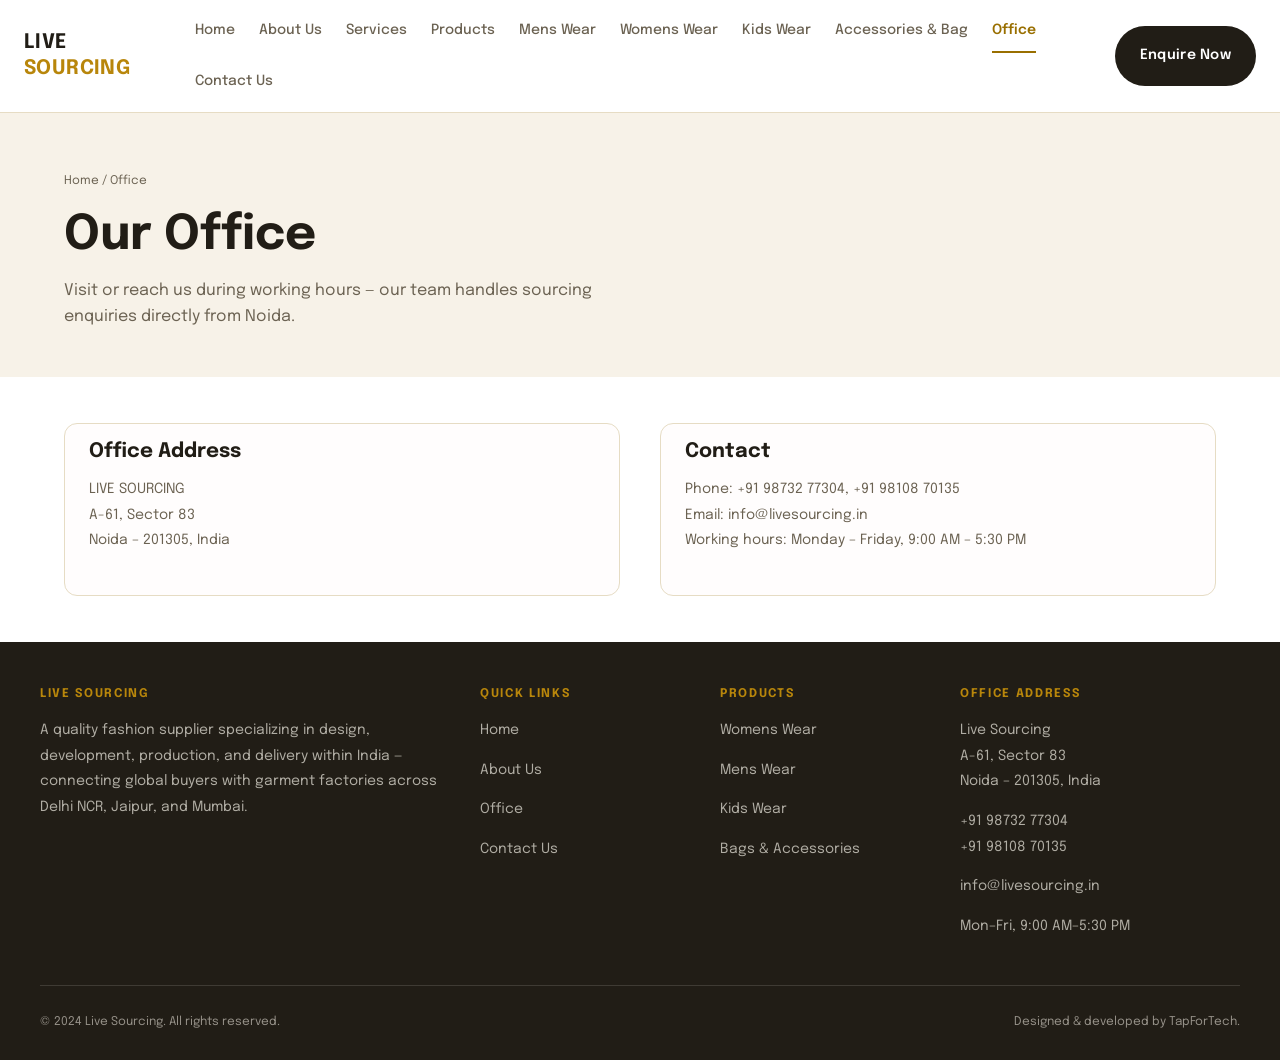
<file: office.html>
<!DOCTYPE html>
<html lang="en">
<head>
<meta charset="UTF-8">
<meta name="viewport" content="width=device-width, initial-scale=1.0">
<title>Office | Live Sourcing</title>
<meta name="description" content="Live Sourcing office address, working hours, and contact details in Noida, India.">
<link rel="preconnect" href="https://fonts.googleapis.com">
<link href="https://fonts.googleapis.com/css2?family=Epilogue:wght@400;500;600;700&display=swap" rel="stylesheet">
<link rel="stylesheet" href="styles.css">
</head>
<body>
  <a class="skip-link" href="#main">Skip to content</a>
  <header class="site-header">
    <div class="site-header__bar">
      <a class="brand" href="index.html">LIVE<span> SOURCING</span></a>
      <button class="nav-toggle" type="button" aria-expanded="false" aria-controls="primary-nav">Menu ☰</button>
      <nav class="primary-nav" id="primary-nav" aria-label="Primary">
        <ul class="primary-nav__list">
          <li><a class="primary-nav__link" href="index.html">Home</a></li>
          <li><a class="primary-nav__link" href="about.html">About Us</a></li>
          <li><a class="primary-nav__link" href="services.html">Services</a></li>
          <li><a class="primary-nav__link" href="products.html">Products</a></li>
          <li><a class="primary-nav__link" href="mens.html">Mens Wear</a></li>
          <li><a class="primary-nav__link" href="womens.html">Womens Wear</a></li>
          <li><a class="primary-nav__link" href="kids.html">Kids Wear</a></li>
          <li><a class="primary-nav__link" href="accessories.html">Accessories &amp; Bag</a></li>
          <li><a class="primary-nav__link" href="office.html" aria-current="page">Office</a></li>
          <li><a class="primary-nav__link" href="contact.html">Contact Us</a></li>
        </ul>
      </nav>
      <a class="btn btn--primary header-cta" href="contact.html">Enquire Now</a>
    </div>
  </header>

<main id="main">

  <section class="page-intro">
    <div class="container">
      <p class="breadcrumb"><a href="index.html">Home</a> / Office</p>
      <h1>Our Office</h1>
      <p>Visit or reach us during working hours &mdash; our team handles sourcing enquiries directly from Noida.</p>
    </div>
  </section>

  <section class="section">
    <div class="container">
      <div class="grid--2" style="display:grid;gap:var(--space-6);">
        <div class="card">
          <div class="card__body">
            <h3 class="card__title">Office Address</h3>
            <p class="card__desc">LIVE SOURCING<br>A-61, Sector 83<br>Noida &ndash; 201305, India</p>
          </div>
        </div>
        <div class="card">
          <div class="card__body">
            <h3 class="card__title">Contact</h3>
            <p class="card__desc">
              Phone: <a href="tel:+919873277304">+91 98732 77304</a>, <a href="tel:+919810870135">+91 98108 70135</a><br>
              Email: <a href="mailto:info@livesourcing.in">info@livesourcing.in</a><br>
              Working hours: Monday &ndash; Friday, 9:00 AM &ndash; 5:30 PM
            </p>
          </div>
        </div>
      </div>
    </div>
  </section>

</main>
  <footer class="site-footer">
    <div class="container footer-grid">
      <div>
        <h4>Live Sourcing</h4>
        <p>A quality fashion supplier specializing in design, development, production, and delivery within India — connecting global buyers with garment factories across Delhi&nbsp;NCR, Jaipur, and Mumbai.</p>
      </div>
      <div>
        <h4>Quick Links</h4>
        <ul>
          <li><a href="index.html">Home</a></li>
          <li><a href="about.html">About Us</a></li>
          <li><a href="office.html">Office</a></li>
          <li><a href="contact.html">Contact Us</a></li>
        </ul>
      </div>
      <div>
        <h4>Products</h4>
        <ul>
          <li><a href="womens.html">Womens Wear</a></li>
          <li><a href="mens.html">Mens Wear</a></li>
          <li><a href="kids.html">Kids Wear</a></li>
          <li><a href="accessories.html">Bags &amp; Accessories</a></li>
        </ul>
      </div>
      <div>
        <h4>Office Address</h4>
        <p>Live Sourcing<br>A-61, Sector 83<br>Noida &ndash; 201305, India</p>
        <p><a href="tel:+919873277304">+91 98732 77304</a><br><a href="tel:+919810870135">+91 98108 70135</a></p>
        <p><a href="mailto:info@livesourcing.in">info@livesourcing.in</a></p>
        <p>Mon&ndash;Fri, 9:00 AM&ndash;5:30 PM</p>
      </div>
    </div>
    <div class="container footer-bottom">
      <span>&copy; 2024 Live Sourcing. All rights reserved.</span>
      <span>Designed &amp; developed by TapForTech.</span>
    </div>
  </footer>

<script src="script.js"></script>
</body>
</html>
</file>
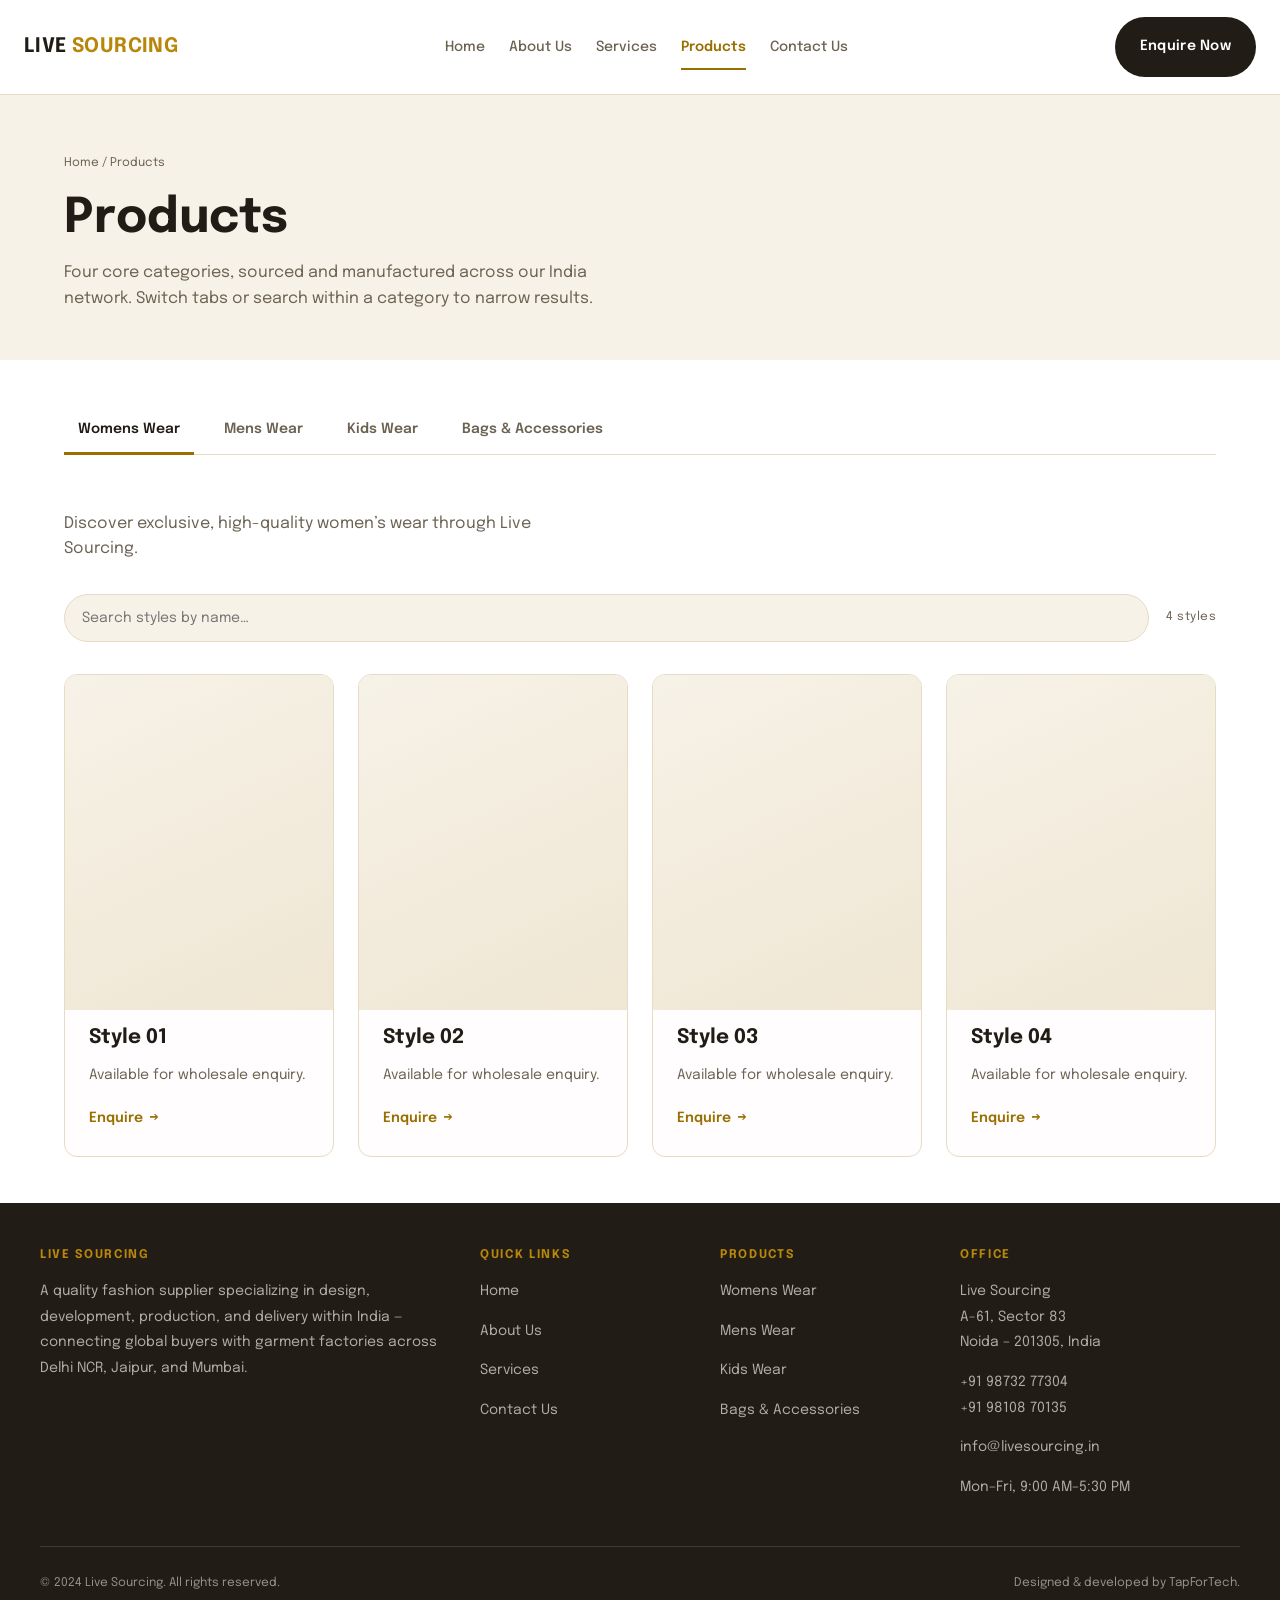
<file: products.html>
<!DOCTYPE html>
<html lang="en">
<head>
<meta charset="UTF-8">
<meta name="viewport" content="width=device-width, initial-scale=1.0">
<title>Products | Live Sourcing</title>
<meta name="description" content="Browse Live Sourcing's product categories: Womens Wear, Mens Wear, Kids Wear, and Bags & Accessories.">
<link rel="preconnect" href="https://fonts.googleapis.com">
<link href="https://fonts.googleapis.com/css2?family=Epilogue:wght@400;500;600;700&display=swap" rel="stylesheet">
<link rel="stylesheet" href="styles.css">
</head>
<body>
  <a class="skip-link" href="#main">Skip to content</a>
  <header class="site-header">
    <div class="site-header__bar">
      <a class="brand" href="index.html">LIVE<span> SOURCING</span></a>
      <button class="nav-toggle" type="button" aria-expanded="false" aria-controls="primary-nav">Menu ☰</button>
      <nav class="primary-nav" id="primary-nav" aria-label="Primary">
        <ul class="primary-nav__list">
          <li><a class="primary-nav__link" href="index.html">Home</a></li>
          <li><a class="primary-nav__link" href="about.html">About Us</a></li>
          <li><a class="primary-nav__link" href="services.html">Services</a></li>
          <li><a class="primary-nav__link" href="products.html" aria-current="page">Products</a></li>
          <li><a class="primary-nav__link" href="contact.html">Contact Us</a></li>
        </ul>
      </nav>
      <a class="btn btn--primary header-cta" href="contact.html">Enquire Now</a>
    </div>
  </header>

<main id="main">

  <section class="page-intro">
    <div class="container">
      <p class="breadcrumb"><a href="index.html">Home</a> / Products</p>
      <h1>Products</h1>
      <p>Four core categories, sourced and manufactured across our India network. Switch tabs or search within a category to narrow results.</p>
    </div>
  </section>

  <section class="section" data-reveal>
    <div class="container">
      <div data-tabs role="tablist" aria-label="Product categories" class="tabs__list">
        <button class="tabs__tab" role="tab" id="tab-womens" aria-controls="panel-womens" data-tab-hash="womens">Womens Wear</button>
        <button class="tabs__tab" role="tab" id="tab-mens" aria-controls="panel-mens" data-tab-hash="mens">Mens Wear</button>
        <button class="tabs__tab" role="tab" id="tab-kids" aria-controls="panel-kids" data-tab-hash="kids">Kids Wear</button>
        <button class="tabs__tab" role="tab" id="tab-accessories" aria-controls="panel-accessories" data-tab-hash="accessories">Bags &amp; Accessories</button>
      </div>

      <div class="tabs__panel" id="panel-womens" role="tabpanel" aria-labelledby="tab-womens">
        <p style="color:var(--color-text-muted);max-width:60ch;">Discover exclusive, high-quality women&rsquo;s wear through Live Sourcing.</p>
        
      <div class="filter-bar">
        <label class="visually-hidden" for="search-womens">Search styles in womens</label>
        <input type="search" id="search-womens" placeholder="Search styles by name&hellip;" data-filter-input="#grid-womens" data-filter-count="#count-womens">
        <span class="filter-count" id="count-womens">4 styles</span>
      </div>
      <div class="grid" id="grid-womens">
        <article class="card" data-filter-item="Style 01"><div class="card__media"></div><div class="card__body"><h3 class="card__title">Style 01</h3><p class="card__desc">Available for wholesale enquiry.</p><a class="card__link" href="contact.html">Enquire</a></div></article>
        <article class="card" data-filter-item="Style 02"><div class="card__media"></div><div class="card__body"><h3 class="card__title">Style 02</h3><p class="card__desc">Available for wholesale enquiry.</p><a class="card__link" href="contact.html">Enquire</a></div></article>
        <article class="card" data-filter-item="Style 03"><div class="card__media"></div><div class="card__body"><h3 class="card__title">Style 03</h3><p class="card__desc">Available for wholesale enquiry.</p><a class="card__link" href="contact.html">Enquire</a></div></article>
        <article class="card" data-filter-item="Style 04"><div class="card__media"></div><div class="card__body"><h3 class="card__title">Style 04</h3><p class="card__desc">Available for wholesale enquiry.</p><a class="card__link" href="contact.html">Enquire</a></div></article>
      </div>
      <div class="empty-state" style="display:none;" data-empty-example>
        <h3>No styles match your search</h3>
        <p>Try a different term, or send us your requirement directly.</p>
        <a class="btn btn--primary" href="contact.html" style="margin-top:var(--space-3);">Enquire Now</a>
      </div>

      </div>
      <div class="tabs__panel" id="panel-mens" role="tabpanel" aria-labelledby="tab-mens" hidden>
        <p style="color:var(--color-text-muted);max-width:60ch;">Trending men&rsquo;s wear at competitive wholesale prices, keeping your store ahead of trends.</p>
        
      <div class="filter-bar">
        <label class="visually-hidden" for="search-mens">Search styles in mens</label>
        <input type="search" id="search-mens" placeholder="Search styles by name&hellip;" data-filter-input="#grid-mens" data-filter-count="#count-mens">
        <span class="filter-count" id="count-mens">4 styles</span>
      </div>
      <div class="grid" id="grid-mens">
        <article class="card" data-filter-item="Style 01"><div class="card__media"></div><div class="card__body"><h3 class="card__title">Style 01</h3><p class="card__desc">Available for wholesale enquiry.</p><a class="card__link" href="contact.html">Enquire</a></div></article>
        <article class="card" data-filter-item="Style 02"><div class="card__media"></div><div class="card__body"><h3 class="card__title">Style 02</h3><p class="card__desc">Available for wholesale enquiry.</p><a class="card__link" href="contact.html">Enquire</a></div></article>
        <article class="card" data-filter-item="Style 03"><div class="card__media"></div><div class="card__body"><h3 class="card__title">Style 03</h3><p class="card__desc">Available for wholesale enquiry.</p><a class="card__link" href="contact.html">Enquire</a></div></article>
        <article class="card" data-filter-item="Style 04"><div class="card__media"></div><div class="card__body"><h3 class="card__title">Style 04</h3><p class="card__desc">Available for wholesale enquiry.</p><a class="card__link" href="contact.html">Enquire</a></div></article>
      </div>
      <div class="empty-state" style="display:none;" data-empty-example>
        <h3>No styles match your search</h3>
        <p>Try a different term, or send us your requirement directly.</p>
        <a class="btn btn--primary" href="contact.html" style="margin-top:var(--space-3);">Enquire Now</a>
      </div>

      </div>
      <div class="tabs__panel" id="panel-kids" role="tabpanel" aria-labelledby="tab-kids" hidden>
        <p style="color:var(--color-text-muted);max-width:60ch;">Durable, comfortable kids&rsquo; wear sourced across our India manufacturing network.</p>
        
      <div class="filter-bar">
        <label class="visually-hidden" for="search-kids">Search styles in kids</label>
        <input type="search" id="search-kids" placeholder="Search styles by name&hellip;" data-filter-input="#grid-kids" data-filter-count="#count-kids">
        <span class="filter-count" id="count-kids">4 styles</span>
      </div>
      <div class="grid" id="grid-kids">
        <article class="card" data-filter-item="Style 01"><div class="card__media"></div><div class="card__body"><h3 class="card__title">Style 01</h3><p class="card__desc">Available for wholesale enquiry.</p><a class="card__link" href="contact.html">Enquire</a></div></article>
        <article class="card" data-filter-item="Style 02"><div class="card__media"></div><div class="card__body"><h3 class="card__title">Style 02</h3><p class="card__desc">Available for wholesale enquiry.</p><a class="card__link" href="contact.html">Enquire</a></div></article>
        <article class="card" data-filter-item="Style 03"><div class="card__media"></div><div class="card__body"><h3 class="card__title">Style 03</h3><p class="card__desc">Available for wholesale enquiry.</p><a class="card__link" href="contact.html">Enquire</a></div></article>
        <article class="card" data-filter-item="Style 04"><div class="card__media"></div><div class="card__body"><h3 class="card__title">Style 04</h3><p class="card__desc">Available for wholesale enquiry.</p><a class="card__link" href="contact.html">Enquire</a></div></article>
      </div>
      <div class="empty-state" style="display:none;" data-empty-example>
        <h3>No styles match your search</h3>
        <p>Try a different term, or send us your requirement directly.</p>
        <a class="btn btn--primary" href="contact.html" style="margin-top:var(--space-3);">Enquire Now</a>
      </div>

      </div>
      <div class="tabs__panel" id="panel-accessories" role="tabpanel" aria-labelledby="tab-accessories" hidden>
        <p style="color:var(--color-text-muted);max-width:60ch;">Fashion bags and accessories to complete any wholesale collection.</p>
        
      <div class="filter-bar">
        <label class="visually-hidden" for="search-accessories">Search styles in accessories</label>
        <input type="search" id="search-accessories" placeholder="Search styles by name&hellip;" data-filter-input="#grid-accessories" data-filter-count="#count-accessories">
        <span class="filter-count" id="count-accessories">4 styles</span>
      </div>
      <div class="grid" id="grid-accessories">
        <article class="card" data-filter-item="Style 01"><div class="card__media"></div><div class="card__body"><h3 class="card__title">Style 01</h3><p class="card__desc">Available for wholesale enquiry.</p><a class="card__link" href="contact.html">Enquire</a></div></article>
        <article class="card" data-filter-item="Style 02"><div class="card__media"></div><div class="card__body"><h3 class="card__title">Style 02</h3><p class="card__desc">Available for wholesale enquiry.</p><a class="card__link" href="contact.html">Enquire</a></div></article>
        <article class="card" data-filter-item="Style 03"><div class="card__media"></div><div class="card__body"><h3 class="card__title">Style 03</h3><p class="card__desc">Available for wholesale enquiry.</p><a class="card__link" href="contact.html">Enquire</a></div></article>
        <article class="card" data-filter-item="Style 04"><div class="card__media"></div><div class="card__body"><h3 class="card__title">Style 04</h3><p class="card__desc">Available for wholesale enquiry.</p><a class="card__link" href="contact.html">Enquire</a></div></article>
      </div>
      <div class="empty-state" style="display:none;" data-empty-example>
        <h3>No styles match your search</h3>
        <p>Try a different term, or send us your requirement directly.</p>
        <a class="btn btn--primary" href="contact.html" style="margin-top:var(--space-3);">Enquire Now</a>
      </div>

      </div>
    </div>
  </section>

</main>
  <footer class="site-footer">
    <div class="container footer-grid">
      <div>
        <h4>Live Sourcing</h4>
        <p>A quality fashion supplier specializing in design, development, production, and delivery within India &mdash; connecting global buyers with garment factories across Delhi&nbsp;NCR, Jaipur, and Mumbai.</p>
      </div>
      <div>
        <h4>Quick Links</h4>
        <ul>
          <li><a href="index.html">Home</a></li>
          <li><a href="about.html">About Us</a></li>
          <li><a href="services.html">Services</a></li>
          <li><a href="contact.html">Contact Us</a></li>
        </ul>
      </div>
      <div>
        <h4>Products</h4>
        <ul>
          <li><a href="products.html#womens">Womens Wear</a></li>
          <li><a href="products.html#mens">Mens Wear</a></li>
          <li><a href="products.html#kids">Kids Wear</a></li>
          <li><a href="products.html#accessories">Bags &amp; Accessories</a></li>
        </ul>
      </div>
      <div>
        <h4>Office</h4>
        <p>Live Sourcing<br>A-61, Sector 83<br>Noida &ndash; 201305, India</p>
        <p><a href="tel:+919873277304">+91 98732 77304</a><br><a href="tel:+919810870135">+91 98108 70135</a></p>
        <p><a href="mailto:info@livesourcing.in">info@livesourcing.in</a></p>
        <p>Mon&ndash;Fri, 9:00 AM&ndash;5:30 PM</p>
      </div>
    </div>
    <div class="container footer-bottom">
      <span>&copy; 2024 Live Sourcing. All rights reserved.</span>
      <span>Designed &amp; developed by TapForTech.</span>
    </div>
  </footer>
  <button class="back-to-top" type="button" aria-label="Back to top">&uarr;</button>

<script src="script.js"></script>
</body>
</html>
</file>
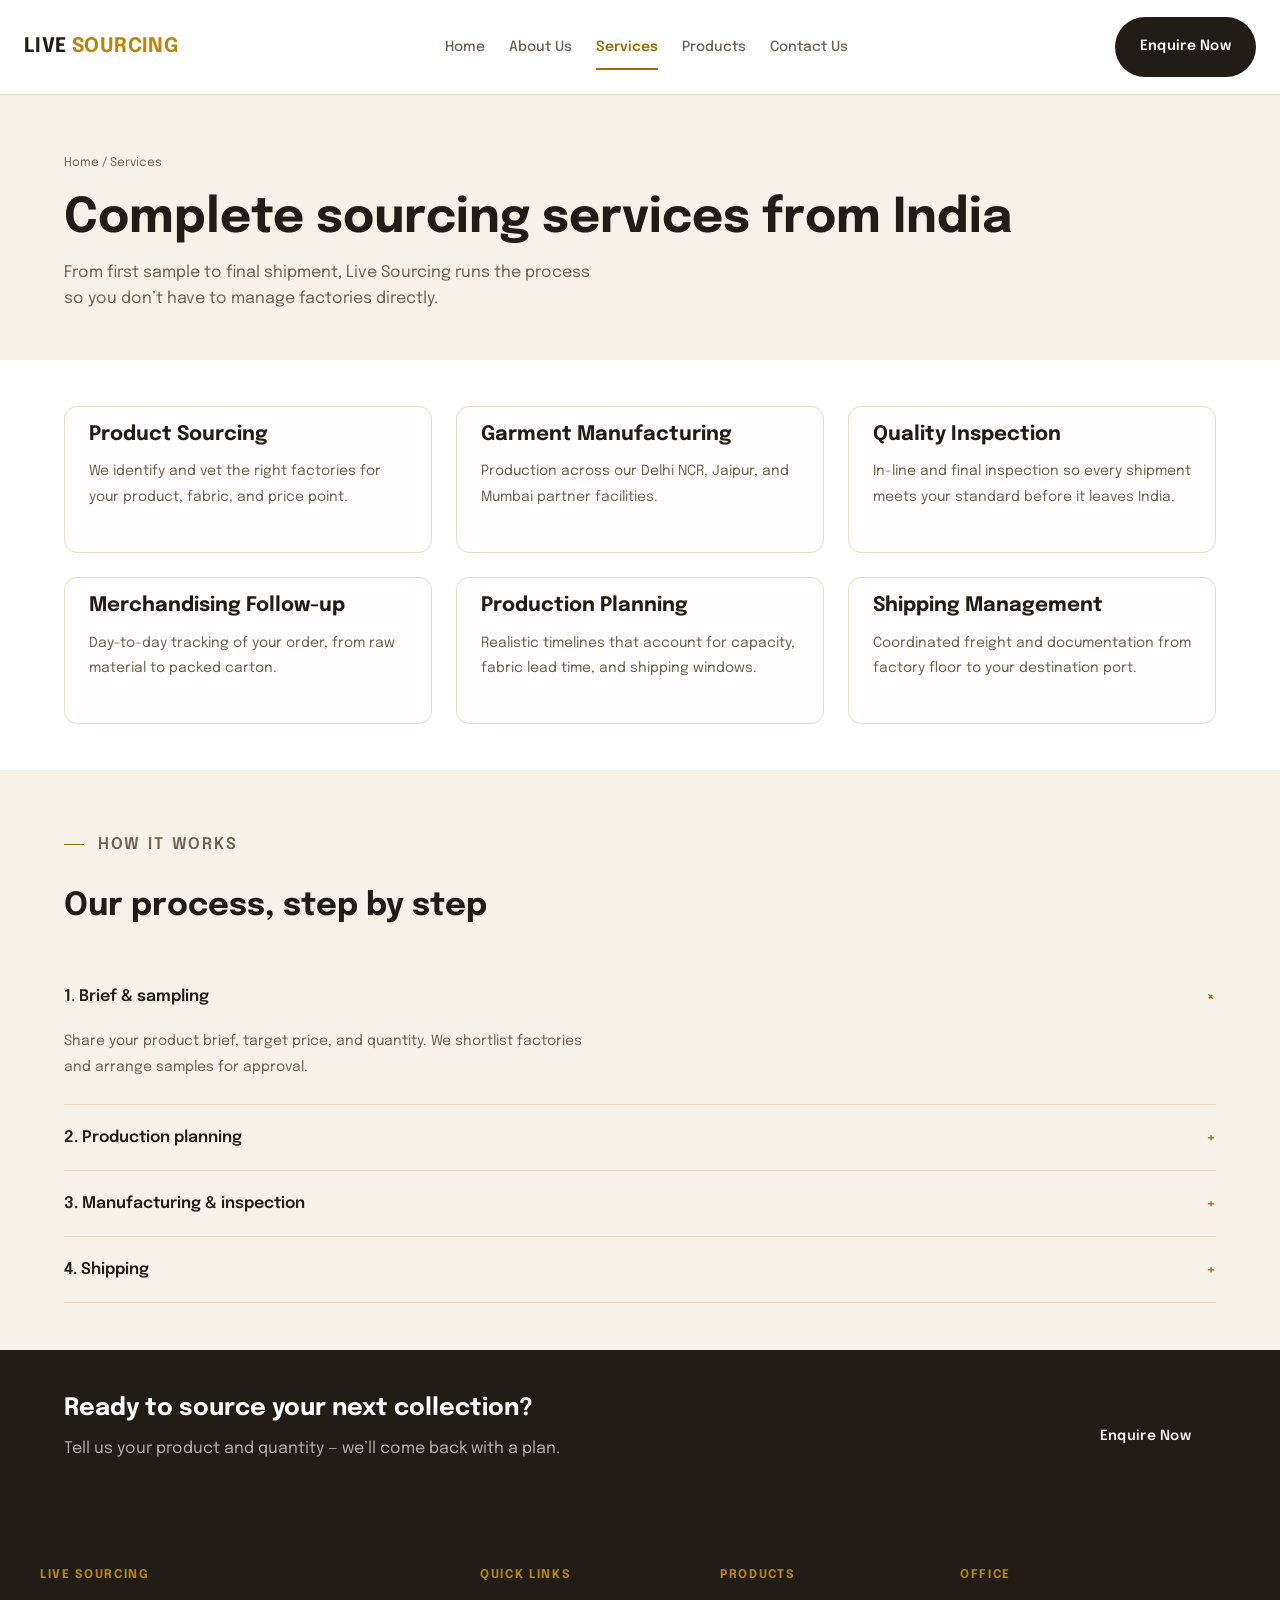
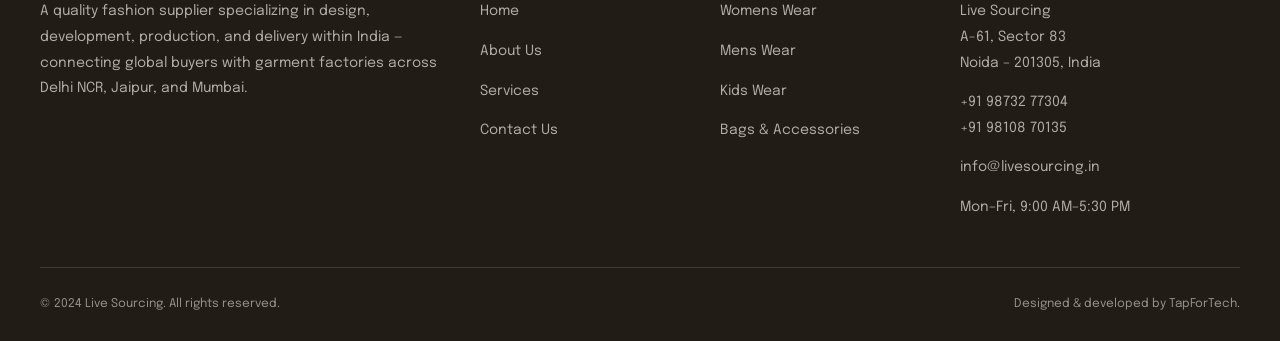
<file: services.html>
<!DOCTYPE html>
<html lang="en">
<head>
<meta charset="UTF-8">
<meta name="viewport" content="width=device-width, initial-scale=1.0">
<title>Services | Live Sourcing</title>
<meta name="description" content="Sourcing services from Live Sourcing: product sourcing, garment manufacturing, quality inspection, merchandising follow-up, production planning, and shipping management.">
<link rel="preconnect" href="https://fonts.googleapis.com">
<link href="https://fonts.googleapis.com/css2?family=Epilogue:wght@400;500;600;700&display=swap" rel="stylesheet">
<link rel="stylesheet" href="styles.css">
</head>
<body>
  <a class="skip-link" href="#main">Skip to content</a>
  <header class="site-header">
    <div class="site-header__bar">
      <a class="brand" href="index.html">LIVE<span> SOURCING</span></a>
      <button class="nav-toggle" type="button" aria-expanded="false" aria-controls="primary-nav">Menu ☰</button>
      <nav class="primary-nav" id="primary-nav" aria-label="Primary">
        <ul class="primary-nav__list">
          <li><a class="primary-nav__link" href="index.html">Home</a></li>
          <li><a class="primary-nav__link" href="about.html">About Us</a></li>
          <li><a class="primary-nav__link" href="services.html" aria-current="page">Services</a></li>
          <li><a class="primary-nav__link" href="products.html">Products</a></li>
          <li><a class="primary-nav__link" href="contact.html">Contact Us</a></li>
        </ul>
      </nav>
      <a class="btn btn--primary header-cta" href="contact.html">Enquire Now</a>
    </div>
  </header>

<main id="main">

  <section class="page-intro">
    <div class="container">
      <p class="breadcrumb"><a href="index.html">Home</a> / Services</p>
      <h1>Complete sourcing services from India</h1>
      <p>From first sample to final shipment, Live Sourcing runs the process so you don&rsquo;t have to manage factories directly.</p>
    </div>
  </section>

  <section class="section" data-reveal>
    <div class="container">
      <div class="grid grid--3">
        <article class="card"><div class="card__body"><h3 class="card__title">Product Sourcing</h3><p class="card__desc">We identify and vet the right factories for your product, fabric, and price point.</p></div></article>
        <article class="card"><div class="card__body"><h3 class="card__title">Garment Manufacturing</h3><p class="card__desc">Production across our Delhi NCR, Jaipur, and Mumbai partner facilities.</p></div></article>
        <article class="card"><div class="card__body"><h3 class="card__title">Quality Inspection</h3><p class="card__desc">In-line and final inspection so every shipment meets your standard before it leaves India.</p></div></article>
        <article class="card"><div class="card__body"><h3 class="card__title">Merchandising Follow-up</h3><p class="card__desc">Day-to-day tracking of your order, from raw material to packed carton.</p></div></article>
        <article class="card"><div class="card__body"><h3 class="card__title">Production Planning</h3><p class="card__desc">Realistic timelines that account for capacity, fabric lead time, and shipping windows.</p></div></article>
        <article class="card"><div class="card__body"><h3 class="card__title">Shipping Management</h3><p class="card__desc">Coordinated freight and documentation from factory floor to your destination port.</p></div></article>
      </div>
    </div>
  </section>

  <section class="section section--cream" data-reveal>
    <div class="container">
      <div class="section-head">
        <p class="eyebrow">How it works</p>
        <h2>Our process, step by step</h2>
      </div>
      <div class="accordion">
        <div class="accordion__item">
          <button class="accordion__trigger" aria-expanded="true" aria-controls="acc-1">
            <span>1. Brief &amp; sampling</span><span class="accordion__icon" aria-hidden="true">+</span>
          </button>
          <div class="accordion__panel" id="acc-1" style="max-height:200px;">
            <div class="accordion__panel-inner">Share your product brief, target price, and quantity. We shortlist factories and arrange samples for approval.</div>
          </div>
        </div>
        <div class="accordion__item">
          <button class="accordion__trigger" aria-expanded="false" aria-controls="acc-2">
            <span>2. Production planning</span><span class="accordion__icon" aria-hidden="true">+</span>
          </button>
          <div class="accordion__panel" id="acc-2">
            <div class="accordion__panel-inner">Once samples are approved, we build a production timeline against factory capacity and your delivery window.</div>
          </div>
        </div>
        <div class="accordion__item">
          <button class="accordion__trigger" aria-expanded="false" aria-controls="acc-3">
            <span>3. Manufacturing &amp; inspection</span><span class="accordion__icon" aria-hidden="true">+</span>
          </button>
          <div class="accordion__panel" id="acc-3">
            <div class="accordion__panel-inner">Merchandising follow-up tracks the order daily; in-line and final quality inspection happen before packing.</div>
          </div>
        </div>
        <div class="accordion__item">
          <button class="accordion__trigger" aria-expanded="false" aria-controls="acc-4">
            <span>4. Shipping</span><span class="accordion__icon" aria-hidden="true">+</span>
          </button>
          <div class="accordion__panel" id="acc-4">
            <div class="accordion__panel-inner">We coordinate freight and documentation so your shipment moves from factory floor to destination port.</div>
          </div>
        </div>
      </div>
    </div>
  </section>

  <section class="section section--dark" data-reveal>
    <div class="container" style="display:flex;align-items:center;justify-content:space-between;flex-wrap:wrap;gap:var(--space-4);">
      <div>
        <h2 style="font-size:var(--font-size-xl);color:#fff;">Ready to source your next collection?</h2>
        <p style="color:var(--color-text-on-dark-muted);margin-top:var(--space-1);">Tell us your product and quantity &mdash; we&rsquo;ll come back with a plan.</p>
      </div>
      <a class="btn btn--on-dark" href="contact.html">Enquire Now</a>
    </div>
  </section>

</main>
  <footer class="site-footer">
    <div class="container footer-grid">
      <div>
        <h4>Live Sourcing</h4>
        <p>A quality fashion supplier specializing in design, development, production, and delivery within India &mdash; connecting global buyers with garment factories across Delhi&nbsp;NCR, Jaipur, and Mumbai.</p>
      </div>
      <div>
        <h4>Quick Links</h4>
        <ul>
          <li><a href="index.html">Home</a></li>
          <li><a href="about.html">About Us</a></li>
          <li><a href="services.html">Services</a></li>
          <li><a href="contact.html">Contact Us</a></li>
        </ul>
      </div>
      <div>
        <h4>Products</h4>
        <ul>
          <li><a href="products.html#womens">Womens Wear</a></li>
          <li><a href="products.html#mens">Mens Wear</a></li>
          <li><a href="products.html#kids">Kids Wear</a></li>
          <li><a href="products.html#accessories">Bags &amp; Accessories</a></li>
        </ul>
      </div>
      <div>
        <h4>Office</h4>
        <p>Live Sourcing<br>A-61, Sector 83<br>Noida &ndash; 201305, India</p>
        <p><a href="tel:+919873277304">+91 98732 77304</a><br><a href="tel:+919810870135">+91 98108 70135</a></p>
        <p><a href="mailto:info@livesourcing.in">info@livesourcing.in</a></p>
        <p>Mon&ndash;Fri, 9:00 AM&ndash;5:30 PM</p>
      </div>
    </div>
    <div class="container footer-bottom">
      <span>&copy; 2024 Live Sourcing. All rights reserved.</span>
      <span>Designed &amp; developed by TapForTech.</span>
    </div>
  </footer>
  <button class="back-to-top" type="button" aria-label="Back to top">&uarr;</button>

<script src="script.js"></script>
</body>
</html>
</file>
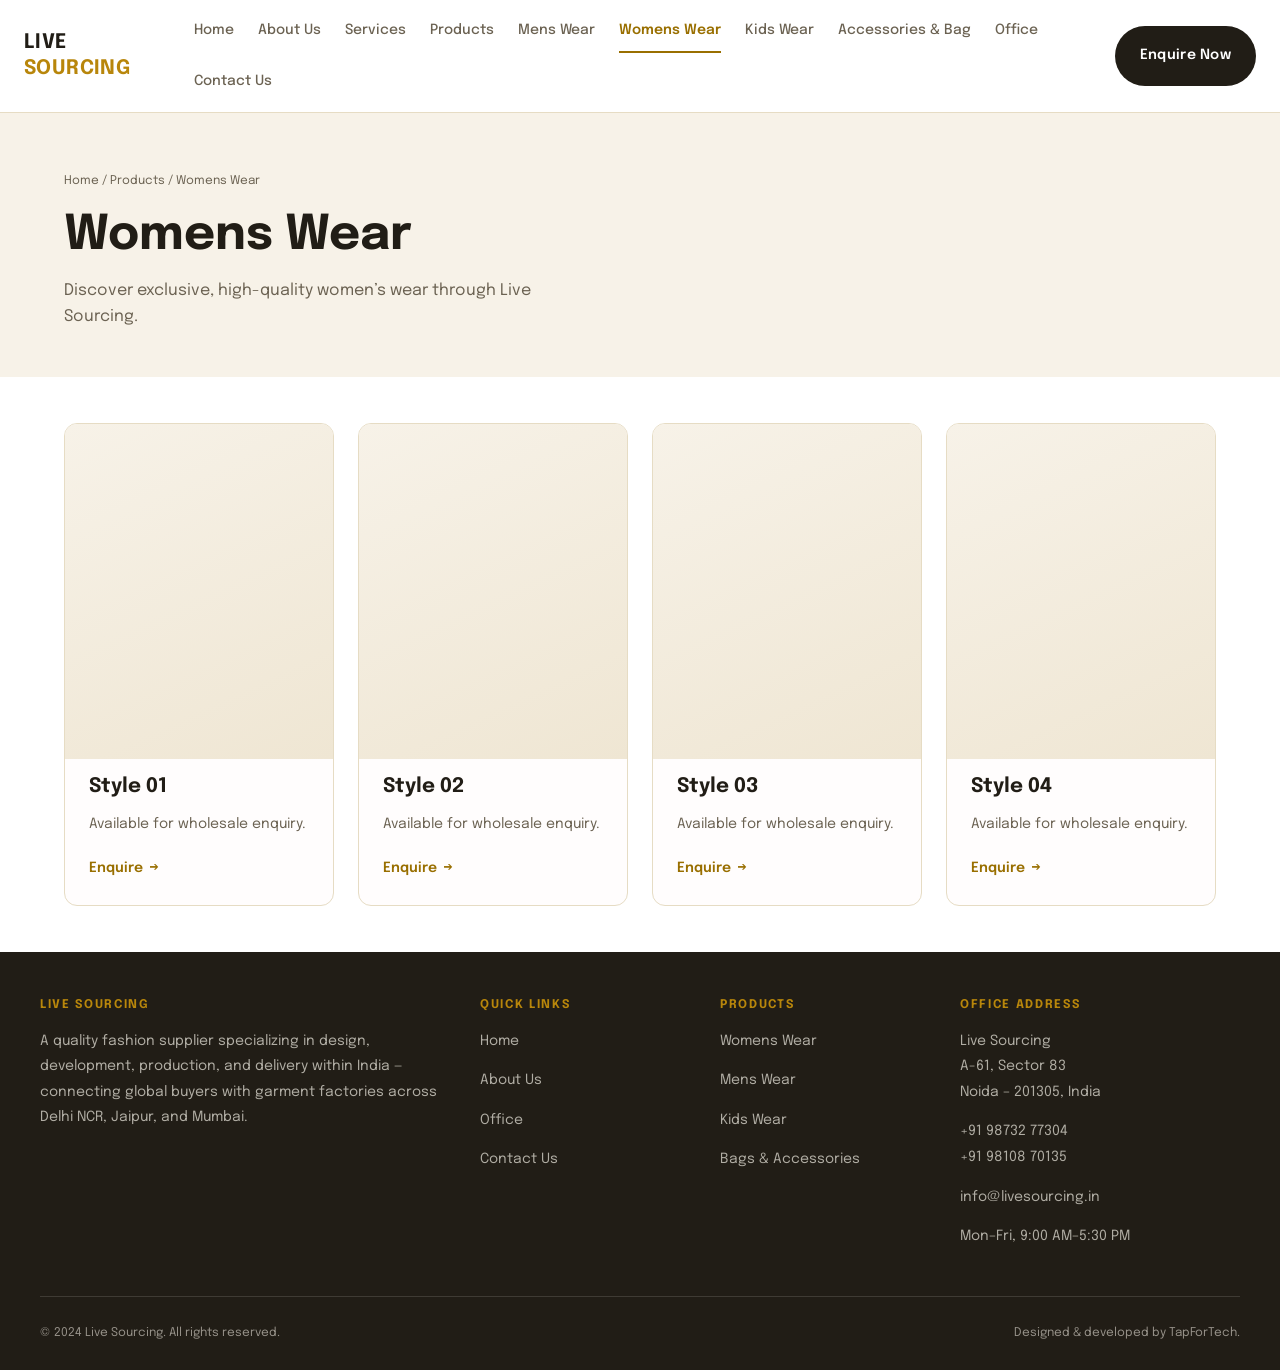
<file: womens.html>
<!DOCTYPE html>
<html lang="en">
<head>
<meta charset="UTF-8">
<meta name="viewport" content="width=device-width, initial-scale=1.0">
<title>Womens Wear | Live Sourcing</title>
<meta name="description" content="Exclusive, high-quality women's wear sourced and manufactured by Live Sourcing.">
<link rel="preconnect" href="https://fonts.googleapis.com">
<link href="https://fonts.googleapis.com/css2?family=Epilogue:wght@400;500;600;700&display=swap" rel="stylesheet">
<link rel="stylesheet" href="styles.css">
</head>
<body>
  <a class="skip-link" href="#main">Skip to content</a>
  <header class="site-header">
    <div class="site-header__bar">
      <a class="brand" href="index.html">LIVE<span> SOURCING</span></a>
      <button class="nav-toggle" type="button" aria-expanded="false" aria-controls="primary-nav">Menu ☰</button>
      <nav class="primary-nav" id="primary-nav" aria-label="Primary">
        <ul class="primary-nav__list">
          <li><a class="primary-nav__link" href="index.html">Home</a></li>
          <li><a class="primary-nav__link" href="about.html">About Us</a></li>
          <li><a class="primary-nav__link" href="services.html">Services</a></li>
          <li><a class="primary-nav__link" href="products.html">Products</a></li>
          <li><a class="primary-nav__link" href="mens.html">Mens Wear</a></li>
          <li><a class="primary-nav__link" href="womens.html" aria-current="page">Womens Wear</a></li>
          <li><a class="primary-nav__link" href="kids.html">Kids Wear</a></li>
          <li><a class="primary-nav__link" href="accessories.html">Accessories &amp; Bag</a></li>
          <li><a class="primary-nav__link" href="office.html">Office</a></li>
          <li><a class="primary-nav__link" href="contact.html">Contact Us</a></li>
        </ul>
      </nav>
      <a class="btn btn--primary header-cta" href="contact.html">Enquire Now</a>
    </div>
  </header>

<main id="main">

  <section class="page-intro">
    <div class="container">
      <p class="breadcrumb"><a href="index.html">Home</a> / <a href="products.html">Products</a> / Womens Wear</p>
      <h1>Womens Wear</h1>
      <p>Discover exclusive, high-quality women&rsquo;s wear through Live Sourcing.</p>
    </div>
  </section>

  <section class="section">
    <div class="container">
      <div class="grid">
        <article class="card"><div class="card__media"></div><div class="card__body"><h3 class="card__title">Style 01</h3><p class="card__desc">Available for wholesale enquiry.</p><a class="card__link" href="contact.html">Enquire<span class="visually-hidden"> about Style 01</span></a></div></article>
        <article class="card"><div class="card__media"></div><div class="card__body"><h3 class="card__title">Style 02</h3><p class="card__desc">Available for wholesale enquiry.</p><a class="card__link" href="contact.html">Enquire<span class="visually-hidden"> about Style 02</span></a></div></article>
        <article class="card"><div class="card__media"></div><div class="card__body"><h3 class="card__title">Style 03</h3><p class="card__desc">Available for wholesale enquiry.</p><a class="card__link" href="contact.html">Enquire<span class="visually-hidden"> about Style 03</span></a></div></article>
        <article class="card"><div class="card__media"></div><div class="card__body"><h3 class="card__title">Style 04</h3><p class="card__desc">Available for wholesale enquiry.</p><a class="card__link" href="contact.html">Enquire<span class="visually-hidden"> about Style 04</span></a></div></article>
      </div>
      <div class="empty-state" style="display:none;" data-empty-example>
        <h3>No styles listed yet</h3>
        <p>New styles for this category are added regularly &mdash; check back soon, or send us your requirement directly.</p>
        <a class="btn btn--primary" href="contact.html" style="margin-top:var(--space-3);">Enquire Now</a>
      </div>
    </div>
  </section>

</main>
  <footer class="site-footer">
    <div class="container footer-grid">
      <div>
        <h4>Live Sourcing</h4>
        <p>A quality fashion supplier specializing in design, development, production, and delivery within India — connecting global buyers with garment factories across Delhi&nbsp;NCR, Jaipur, and Mumbai.</p>
      </div>
      <div>
        <h4>Quick Links</h4>
        <ul>
          <li><a href="index.html">Home</a></li>
          <li><a href="about.html">About Us</a></li>
          <li><a href="office.html">Office</a></li>
          <li><a href="contact.html">Contact Us</a></li>
        </ul>
      </div>
      <div>
        <h4>Products</h4>
        <ul>
          <li><a href="womens.html">Womens Wear</a></li>
          <li><a href="mens.html">Mens Wear</a></li>
          <li><a href="kids.html">Kids Wear</a></li>
          <li><a href="accessories.html">Bags &amp; Accessories</a></li>
        </ul>
      </div>
      <div>
        <h4>Office Address</h4>
        <p>Live Sourcing<br>A-61, Sector 83<br>Noida &ndash; 201305, India</p>
        <p><a href="tel:+919873277304">+91 98732 77304</a><br><a href="tel:+919810870135">+91 98108 70135</a></p>
        <p><a href="mailto:info@livesourcing.in">info@livesourcing.in</a></p>
        <p>Mon&ndash;Fri, 9:00 AM&ndash;5:30 PM</p>
      </div>
    </div>
    <div class="container footer-bottom">
      <span>&copy; 2024 Live Sourcing. All rights reserved.</span>
      <span>Designed &amp; developed by TapForTech.</span>
    </div>
  </footer>

<script src="script.js"></script>
</body>
</html>
</file>
<file: styles.css>
/* ==========================================================================
   LIVE SOURCING — Design Tokens (v2: premium white / cream direction)
   Base hex values sourced from DESIGN.md; roles remapped for a light palette.
   ========================================================================== */
:root {
  /* --- Color: DESIGN.md base tokens, kept verbatim --- */
  --color-border-default: #996f00;   /* bronze — primary accent border */
  --color-text-secondary: #292929;   /* deep charcoal body text */
  --color-border-strong: #ffffff;    /* used on dark elements only */
  --color-text-inverse: #b8860b;     /* goldenrod — accent text/icons */
  --color-surface-base: #000000;     /* reserved: footer + one dark panel */
  --color-surface-raised: #fffdfd;   /* card surface */

  /* --- Color: derived, extending the same family for a light UI --- */
  --color-canvas: #ffffff;
  --color-cream: #f7f2e8;
  --color-cream-deep: #efe6d3;
  --color-text-primary: #211d16;
  --color-text-muted: #6b6252;
  --color-text-on-dark: #f5f1e8;
  --color-text-on-dark-muted: rgba(245, 241, 232, 0.68);
  --color-border-subtle: #e6dcc4;
  --color-border-muted: rgba(153, 111, 0, 0.35);
  --color-focus-ring: #996f00;
  --color-state-error: #b3261e;
  --color-state-error-surface: #fbeae9;
  --color-state-disabled-text: #a39c8c;
  --color-state-disabled-surface: #eee9dc;
  --color-shadow: rgba(41, 33, 12, 0.10);

  /* --- Typography --- */
  --font-family-primary: "Epilogue", sans-serif;
  --font-size-xs: 12px;
  --font-size-sm: 14px;
  --font-size-md: 16px;
  --font-size-lg: 20px;
  --font-size-xl: 24px;
  --font-size-2xl: 32px;
  --font-size-3xl: 48px;
  --font-size-4xl: 60px;
  --font-weight-base: 400;
  --font-weight-medium: 500;
  --font-weight-semibold: 600;
  --font-weight-bold: 700;
  --line-height-base: 25.6px;
  --line-height-tight: 1.08;
  --letter-spacing-label: 0.14em;

  /* --- Spacing --- */
  --space-1: 14px;
  --space-2: 16px;
  --space-3: 17.2px;
  --space-4: 24px;
  --space-5: 32px;
  --space-6: 40px;
  --space-7: 46.08px;

  /* --- Radius / shadow / motion --- */
  --radius-xs: 13px;
  --radius-sm: 26px;
  --radius-md: 60px;
  --shadow-raised: 0 20px 48px var(--color-shadow);
  --motion-instant: 150ms;
  --motion-fast: 200ms;
  --motion-normal: 300ms;
  --motion-slow: 500ms;
  --motion-ease: cubic-bezier(0.4, 0, 0.2, 1);
  --motion-ease-out: cubic-bezier(0.16, 1, 0.3, 1);

  --container-max: 1200px;
}

*, *::before, *::after { box-sizing: border-box; }
html { scroll-behavior: smooth; }
@media (prefers-reduced-motion: reduce) { html { scroll-behavior: auto; } }

body {
  margin: 0;
  font-family: var(--font-family-primary);
  font-size: var(--font-size-md);
  font-weight: var(--font-weight-base);
  line-height: var(--line-height-base);
  color: var(--color-text-muted);
  background: var(--color-canvas);
  -webkit-font-smoothing: antialiased;
}

img { max-width: 100%; display: block; }
a { color: inherit; text-decoration: none; }
ul { margin: 0; padding: 0; list-style: none; }
h1, h2, h3, h4 { margin: 0; line-height: var(--line-height-tight); font-weight: var(--font-weight-bold); color: var(--color-text-primary); }
button { font-family: inherit; }

a:focus-visible, button:focus-visible, input:focus-visible, textarea:focus-visible,
select:focus-visible, [tabindex]:focus-visible {
  outline: 3px solid var(--color-focus-ring);
  outline-offset: 3px;
  border-radius: var(--radius-xs);
}

.container { max-width: var(--container-max); margin: 0 auto; padding: 0 var(--space-4); }

.visually-hidden {
  position: absolute; width: 1px; height: 1px; overflow: hidden;
  clip: rect(0 0 0 0); white-space: nowrap;
}

.skip-link {
  position: absolute; left: var(--space-2); top: -60px;
  background: var(--color-text-primary); color: var(--color-canvas);
  padding: var(--space-2) var(--space-4); border-radius: var(--radius-xs);
  font-weight: var(--font-weight-semibold); z-index: 100;
  transition: top var(--motion-fast) var(--motion-ease);
}
.skip-link:focus { top: var(--space-2); }

.eyebrow {
  display: inline-flex; align-items: center; gap: var(--space-1);
  font-size: var(--font-size-xs); font-weight: var(--font-weight-semibold);
  letter-spacing: var(--letter-spacing-label); text-transform: uppercase;
  color: var(--color-border-default);
}
.eyebrow::before { content: ""; width: 20px; height: 1px; background: var(--color-border-default); }

.selvage {
  height: 6px;
  background: repeating-linear-gradient(90deg, var(--color-border-default) 0 8px, transparent 8px 16px);
  opacity: 0.55;
}

[data-reveal] { opacity: 1; transform: none; }
.js-enabled [data-reveal] {
  opacity: 0;
  transform: translateY(18px);
  transition: opacity var(--motion-slow) var(--motion-ease-out),
              transform var(--motion-slow) var(--motion-ease-out);
}
.js-enabled [data-reveal].is-visible { opacity: 1; transform: none; }
@media (prefers-reduced-motion: reduce) {
  .js-enabled [data-reveal] { opacity: 1; transform: none; transition: none; }
}

.site-header {
  position: sticky; top: 0; z-index: 50;
  background: rgba(255, 255, 255, 0.92);
  backdrop-filter: blur(10px);
  -webkit-backdrop-filter: blur(10px);
  border-bottom: 1px solid var(--color-border-subtle);
  transition: box-shadow var(--motion-fast) var(--motion-ease);
}
.site-header.is-scrolled { box-shadow: 0 8px 24px var(--color-shadow); }
.site-header__bar {
  display: flex; align-items: center; justify-content: space-between;
  gap: var(--space-4); padding: var(--space-3) var(--space-4);
  transition: padding var(--motion-fast) var(--motion-ease);
}
.site-header.is-scrolled .site-header__bar { padding-top: var(--space-1); padding-bottom: var(--space-1); }

.brand { font-size: var(--font-size-lg); font-weight: var(--font-weight-bold); color: var(--color-text-primary); letter-spacing: 0.02em; }
.brand span { color: var(--color-text-inverse); }

.nav-toggle {
  display: none; background: transparent; border: 1px solid var(--color-border-subtle);
  border-radius: var(--radius-xs); color: var(--color-text-primary);
  padding: var(--space-1) var(--space-2); font-size: var(--font-size-md); cursor: pointer;
}
.nav-toggle:hover { border-color: var(--color-border-default); }

.primary-nav__list { display: flex; align-items: center; gap: var(--space-4); flex-wrap: wrap; }
.primary-nav__link {
  font-size: var(--font-size-sm); font-weight: var(--font-weight-medium); color: var(--color-text-muted);
  padding: var(--space-1) 0; border-bottom: 2px solid transparent;
  transition: color var(--motion-fast) var(--motion-ease), border-color var(--motion-fast) var(--motion-ease);
}
.primary-nav__link:hover { color: var(--color-text-primary); }
.primary-nav__link[aria-current="page"] { color: var(--color-border-default); border-bottom-color: var(--color-border-default); font-weight: var(--font-weight-semibold); }

.header-cta { flex-shrink: 0; }

@media (max-width: 860px) {
  .nav-toggle { display: inline-flex; align-items: center; gap: var(--space-1); }
  .primary-nav {
    position: absolute; left: 0; right: 0; top: 100%;
    background: var(--color-canvas); border-bottom: 1px solid var(--color-border-subtle);
    max-height: 0; overflow: hidden; transition: max-height var(--motion-normal) var(--motion-ease);
  }
  .primary-nav.is-open { max-height: 480px; }
  .primary-nav__list { flex-direction: column; align-items: flex-start; gap: 0; padding: var(--space-2) var(--space-4) var(--space-4); }
  .primary-nav__link { display: block; width: 100%; padding: var(--space-2) 0; }
  .header-cta { display: none; }
}

.btn {
  display: inline-flex; align-items: center; justify-content: center; gap: var(--space-1);
  font-family: inherit; font-size: var(--font-size-sm); font-weight: var(--font-weight-semibold);
  letter-spacing: 0.02em; padding: var(--space-2) var(--space-4); border-radius: var(--radius-md);
  border: 1px solid transparent; cursor: pointer; min-height: 44px;
  transition: background-color var(--motion-fast) var(--motion-ease), color var(--motion-fast) var(--motion-ease),
              border-color var(--motion-fast) var(--motion-ease), transform var(--motion-instant) var(--motion-ease),
              box-shadow var(--motion-fast) var(--motion-ease);
}
.btn:active { transform: scale(0.97); }

.btn--primary { background: var(--color-text-primary); color: var(--color-canvas); }
.btn--primary:hover { background: var(--color-border-default); box-shadow: var(--shadow-raised); }
.btn--primary:disabled, .btn--primary[aria-disabled="true"] {
  background: var(--color-state-disabled-surface); color: var(--color-state-disabled-text); cursor: not-allowed; box-shadow: none;
}

.btn--secondary { background: transparent; color: var(--color-text-primary); border-color: var(--color-border-default); }
.btn--secondary:hover { background: var(--color-cream); border-color: var(--color-text-primary); }
.btn--secondary:disabled, .btn--secondary[aria-disabled="true"] {
  color: var(--color-state-disabled-text); border-color: var(--color-state-disabled-surface); cursor: not-allowed;
}

.btn--loading { position: relative; color: transparent !important; }
.btn--loading::after {
  content: ""; position: absolute; width: 16px; height: 16px; border: 2px solid currentColor;
  border-top-color: transparent; border-radius: 50%; animation: spin 700ms linear infinite; color: var(--color-canvas);
}
@keyframes spin { to { transform: rotate(360deg); } }

.card {
  background: var(--color-surface-raised); border: 1px solid var(--color-border-subtle);
  border-radius: var(--radius-xs); overflow: hidden; display: block;
  transition: transform var(--motion-normal) var(--motion-ease-out), box-shadow var(--motion-normal) var(--motion-ease),
              border-color var(--motion-fast) var(--motion-ease);
}
.card:hover { transform: translateY(-6px); box-shadow: var(--shadow-raised); border-color: var(--color-border-default); }
.card:focus-within { border-color: var(--color-border-default); }
.card__media {
  aspect-ratio: 4 / 5; background: linear-gradient(155deg, var(--color-cream) 0%, var(--color-cream-deep) 100%);
  position: relative; overflow: hidden;
}
.card__media img { width: 100%; height: 100%; object-fit: cover; }
.card__body { padding: var(--space-3) var(--space-4) var(--space-4); }
.card__title { font-size: var(--font-size-lg); margin-bottom: var(--space-1); }
.card__desc { font-size: var(--font-size-sm); color: var(--color-text-muted); margin-bottom: var(--space-3); }
.card__link {
  font-size: var(--font-size-sm); font-weight: var(--font-weight-semibold); color: var(--color-border-default);
  display: inline-flex; align-items: center; gap: 6px;
}
.card:hover .card__link { color: var(--color-text-primary); }
.card__link::after { content: "→"; transition: transform var(--motion-fast) var(--motion-ease); }
.card:hover .card__link::after { transform: translateX(3px); }

.section { padding: var(--space-7) 0; }
.section--cream { background: var(--color-cream); }
.section--dark { background: var(--color-text-primary); color: var(--color-text-on-dark); }
.section-head { max-width: 640px; margin-bottom: var(--space-6); }
.section-head h2 { font-size: var(--font-size-2xl); margin-top: var(--space-2); }
.section--dark .section-head h2 { color: var(--color-canvas); }
.section--dark .section-head p { color: var(--color-text-on-dark-muted); }
.section-head p { margin-top: var(--space-2); color: var(--color-text-muted); font-size: var(--font-size-md); }

.grid { display: grid; gap: var(--space-4); grid-template-columns: repeat(4, 1fr); }
@media (max-width: 960px) { .grid { grid-template-columns: repeat(2, 1fr); } }
@media (max-width: 560px) { .grid { grid-template-columns: 1fr; } }
.grid--3 { grid-template-columns: repeat(3, 1fr); }
@media (max-width: 960px) { .grid--3 { grid-template-columns: repeat(2, 1fr); } }
@media (max-width: 560px) { .grid--3 { grid-template-columns: 1fr; } }
.grid--2 { grid-template-columns: repeat(2, 1fr); }
@media (max-width: 720px) { .grid--2 { grid-template-columns: 1fr; } }

.hero { position: relative; background: linear-gradient(175deg, var(--color-cream) 0%, var(--color-canvas) 62%); overflow: hidden; }
.hero__inner { padding: var(--space-7) var(--space-4) var(--space-6); max-width: 760px; position: relative; z-index: 1; }
.hero h1 { font-size: var(--font-size-4xl); margin-top: var(--space-3); }
@media (max-width: 720px) { .hero h1 { font-size: var(--font-size-3xl); } }
.hero p { font-size: var(--font-size-lg); color: var(--color-text-muted); margin-top: var(--space-3); max-width: 56ch; }
.hero__actions { display: flex; gap: var(--space-3); margin-top: var(--space-5); flex-wrap: wrap; }
.hero__motif {
  position: absolute; right: -8%; top: 50%; transform: translateY(-50%);
  width: 46%; aspect-ratio: 1; border-radius: 50%;
  background: radial-gradient(circle at 35% 30%, var(--color-cream-deep), transparent 70%);
  opacity: 0.9; pointer-events: none;
}

.hero__ticker { border-top: 1px solid var(--color-border-subtle); border-bottom: 1px solid var(--color-border-subtle); overflow: hidden; white-space: nowrap; background: var(--color-canvas); }
.hero__ticker-track {
  display: inline-flex; gap: var(--space-6); padding: var(--space-2) 0; animation: ticker 24s linear infinite;
  font-size: var(--font-size-xs); letter-spacing: var(--letter-spacing-label); text-transform: uppercase; color: var(--color-border-default);
}
@keyframes ticker { from { transform: translateX(0); } to { transform: translateX(-50%); } }
@media (prefers-reduced-motion: reduce) { .hero__ticker-track { animation: none; } }

.stats { display: flex; flex-wrap: wrap; gap: var(--space-6); }
.stat__value { font-size: var(--font-size-2xl); font-weight: var(--font-weight-bold); color: var(--color-text-inverse); }
.stat__label { font-size: var(--font-size-xs); letter-spacing: var(--letter-spacing-label); text-transform: uppercase; color: var(--color-text-on-dark-muted); margin-top: 4px; }

.tile {
  position: relative; border-radius: var(--radius-xs); overflow: hidden;
  background: linear-gradient(155deg, var(--color-cream) 0%, var(--color-cream-deep) 100%);
  aspect-ratio: 3 / 4; display: flex; align-items: flex-end; color: var(--color-text-primary);
  border: 1px solid var(--color-border-subtle);
}
.tile::before { content: ""; position: absolute; inset: 0; background: linear-gradient(180deg, transparent 45%, rgba(33,29,22,0.82) 100%); }
.tile__content { position: relative; padding: var(--space-4); width: 100%; }
.tile__content h3 { font-size: var(--font-size-lg); color: #fff; }
.tile__content .btn { margin-top: var(--space-2); }

.logo-strip { display: flex; flex-wrap: wrap; align-items: center; justify-content: space-between; gap: var(--space-5); opacity: 0.7; }
.logo-strip span { font-size: var(--font-size-xl); font-weight: var(--font-weight-bold); letter-spacing: 0.04em; color: var(--color-text-muted); }

.tabs__list { display: flex; gap: var(--space-2); flex-wrap: wrap; border-bottom: 1px solid var(--color-border-subtle); }
.tabs__tab {
  background: transparent; border: none; border-bottom: 3px solid transparent;
  padding: var(--space-2) var(--space-1); font-size: var(--font-size-sm); font-weight: var(--font-weight-semibold);
  color: var(--color-text-muted); cursor: pointer; margin-bottom: -1px;
  transition: color var(--motion-fast) var(--motion-ease), border-color var(--motion-fast) var(--motion-ease);
}
.tabs__tab:hover { color: var(--color-text-primary); }
.tabs__tab[aria-selected="true"] { color: var(--color-text-primary); border-bottom-color: var(--color-border-default); }
.tabs__panel { padding-top: var(--space-6); }
.tabs__panel[hidden] { display: none; }

.filter-bar { display: flex; gap: var(--space-3); align-items: center; flex-wrap: wrap; margin: var(--space-5) 0; }
.filter-bar input[type="search"] {
  flex: 1; min-width: 220px; font-family: inherit; font-size: var(--font-size-sm);
  padding: var(--space-2) var(--space-3); border-radius: var(--radius-md); border: 1px solid var(--color-border-subtle);
  background: var(--color-cream); color: var(--color-text-primary); transition: border-color var(--motion-fast) var(--motion-ease);
}
.filter-bar input[type="search"]:hover { border-color: var(--color-border-default); }
.filter-count { font-size: var(--font-size-xs); color: var(--color-text-muted); letter-spacing: 0.04em; }

.field { margin-bottom: var(--space-4); }
.field label { display: block; font-size: var(--font-size-sm); font-weight: var(--font-weight-semibold); margin-bottom: 6px; color: var(--color-text-primary); }
.field .hint { font-size: var(--font-size-xs); color: var(--color-text-muted); margin-top: 4px; }
.field input, .field textarea, .field select {
  width: 100%; font-family: inherit; font-size: var(--font-size-md); padding: var(--space-2) var(--space-3);
  border-radius: var(--radius-xs); border: 1px solid var(--color-border-subtle); background: var(--color-canvas);
  color: var(--color-text-primary); transition: border-color var(--motion-fast) var(--motion-ease), box-shadow var(--motion-fast) var(--motion-ease);
}
.field input:hover, .field textarea:hover, .field select:hover { border-color: var(--color-border-default); }
.field input:focus, .field textarea:focus, .field select:focus { box-shadow: 0 0 0 4px rgba(153,111,0,0.12); }
.field input:disabled, .field textarea:disabled { background: var(--color-state-disabled-surface); color: var(--color-state-disabled-text); cursor: not-allowed; }
.field.has-error input, .field.has-error textarea { border-color: var(--color-state-error); background: var(--color-state-error-surface); }
.field .error-msg { display: none; color: var(--color-state-error); font-size: var(--font-size-xs); margin-top: 6px; }
.field.has-error .error-msg { display: block; }
.field .char-count { font-size: var(--font-size-xs); color: var(--color-text-muted); margin-top: 4px; text-align: right; }

.site-footer { background: var(--color-text-primary); color: var(--color-text-on-dark); }
.footer-grid { display: grid; grid-template-columns: 2fr 1fr 1fr 1.4fr; gap: var(--space-6); padding: var(--space-7) 0 var(--space-5); }
@media (max-width: 860px) { .footer-grid { grid-template-columns: 1fr 1fr; } }
@media (max-width: 560px) { .footer-grid { grid-template-columns: 1fr; } }
.footer-grid h4 { font-size: var(--font-size-xs); letter-spacing: var(--letter-spacing-label); text-transform: uppercase; color: var(--color-text-inverse); margin-bottom: var(--space-3); }
.footer-grid p, .footer-grid li { font-size: var(--font-size-sm); color: var(--color-text-on-dark-muted); margin-bottom: var(--space-1); }
.footer-grid a:hover { color: var(--color-text-inverse); }
.footer-bottom { border-top: 1px solid rgba(245,241,232,0.14); padding: var(--space-4) 0; display: flex; justify-content: space-between; flex-wrap: wrap; gap: var(--space-2); font-size: var(--font-size-xs); color: rgba(245,241,232,0.55); }

.page-intro { background: var(--color-cream); padding: var(--space-6) 0 var(--space-5); }
.breadcrumb { font-size: var(--font-size-xs); color: var(--color-text-muted); margin-bottom: var(--space-2); }
.breadcrumb a:hover { color: var(--color-border-default); }
.page-intro h1 { font-size: var(--font-size-3xl); }
.page-intro p { color: var(--color-text-muted); margin-top: var(--space-2); max-width: 60ch; }

.empty-state { text-align: center; padding: var(--space-7) var(--space-4); color: var(--color-text-muted); }
.empty-state h3 { font-size: var(--font-size-lg); margin-bottom: var(--space-2); color: var(--color-text-primary); }

.back-to-top {
  position: fixed; right: var(--space-4); bottom: var(--space-4); z-index: 60;
  width: 48px; height: 48px; border-radius: 50%; border: 1px solid var(--color-border-subtle);
  background: var(--color-canvas); color: var(--color-text-primary); cursor: pointer;
  display: flex; align-items: center; justify-content: center; font-size: var(--font-size-lg);
  box-shadow: var(--shadow-raised); opacity: 0; visibility: hidden; transform: translateY(10px);
  transition: opacity var(--motion-fast) var(--motion-ease), transform var(--motion-fast) var(--motion-ease), border-color var(--motion-fast) var(--motion-ease);
}
.back-to-top.is-visible { opacity: 1; visibility: visible; transform: none; }
.back-to-top:hover { border-color: var(--color-border-default); color: var(--color-border-default); }

.accordion__item { border-bottom: 1px solid var(--color-border-subtle); }
.accordion__trigger {
  width: 100%; display: flex; align-items: center; justify-content: space-between; gap: var(--space-3);
  background: transparent; border: none; text-align: left; cursor: pointer;
  padding: var(--space-4) 0; font-size: var(--font-size-md); font-weight: var(--font-weight-semibold); color: var(--color-text-primary);
}
.accordion__icon { flex-shrink: 0; transition: transform var(--motion-normal) var(--motion-ease); color: var(--color-border-default); }
.accordion__trigger[aria-expanded="true"] .accordion__icon { transform: rotate(45deg); }
.accordion__panel { max-height: 0; overflow: hidden; transition: max-height var(--motion-normal) var(--motion-ease); }
.accordion__panel-inner { padding-bottom: var(--space-4); color: var(--color-text-muted); font-size: var(--font-size-sm); max-width: 68ch; }
</file>
